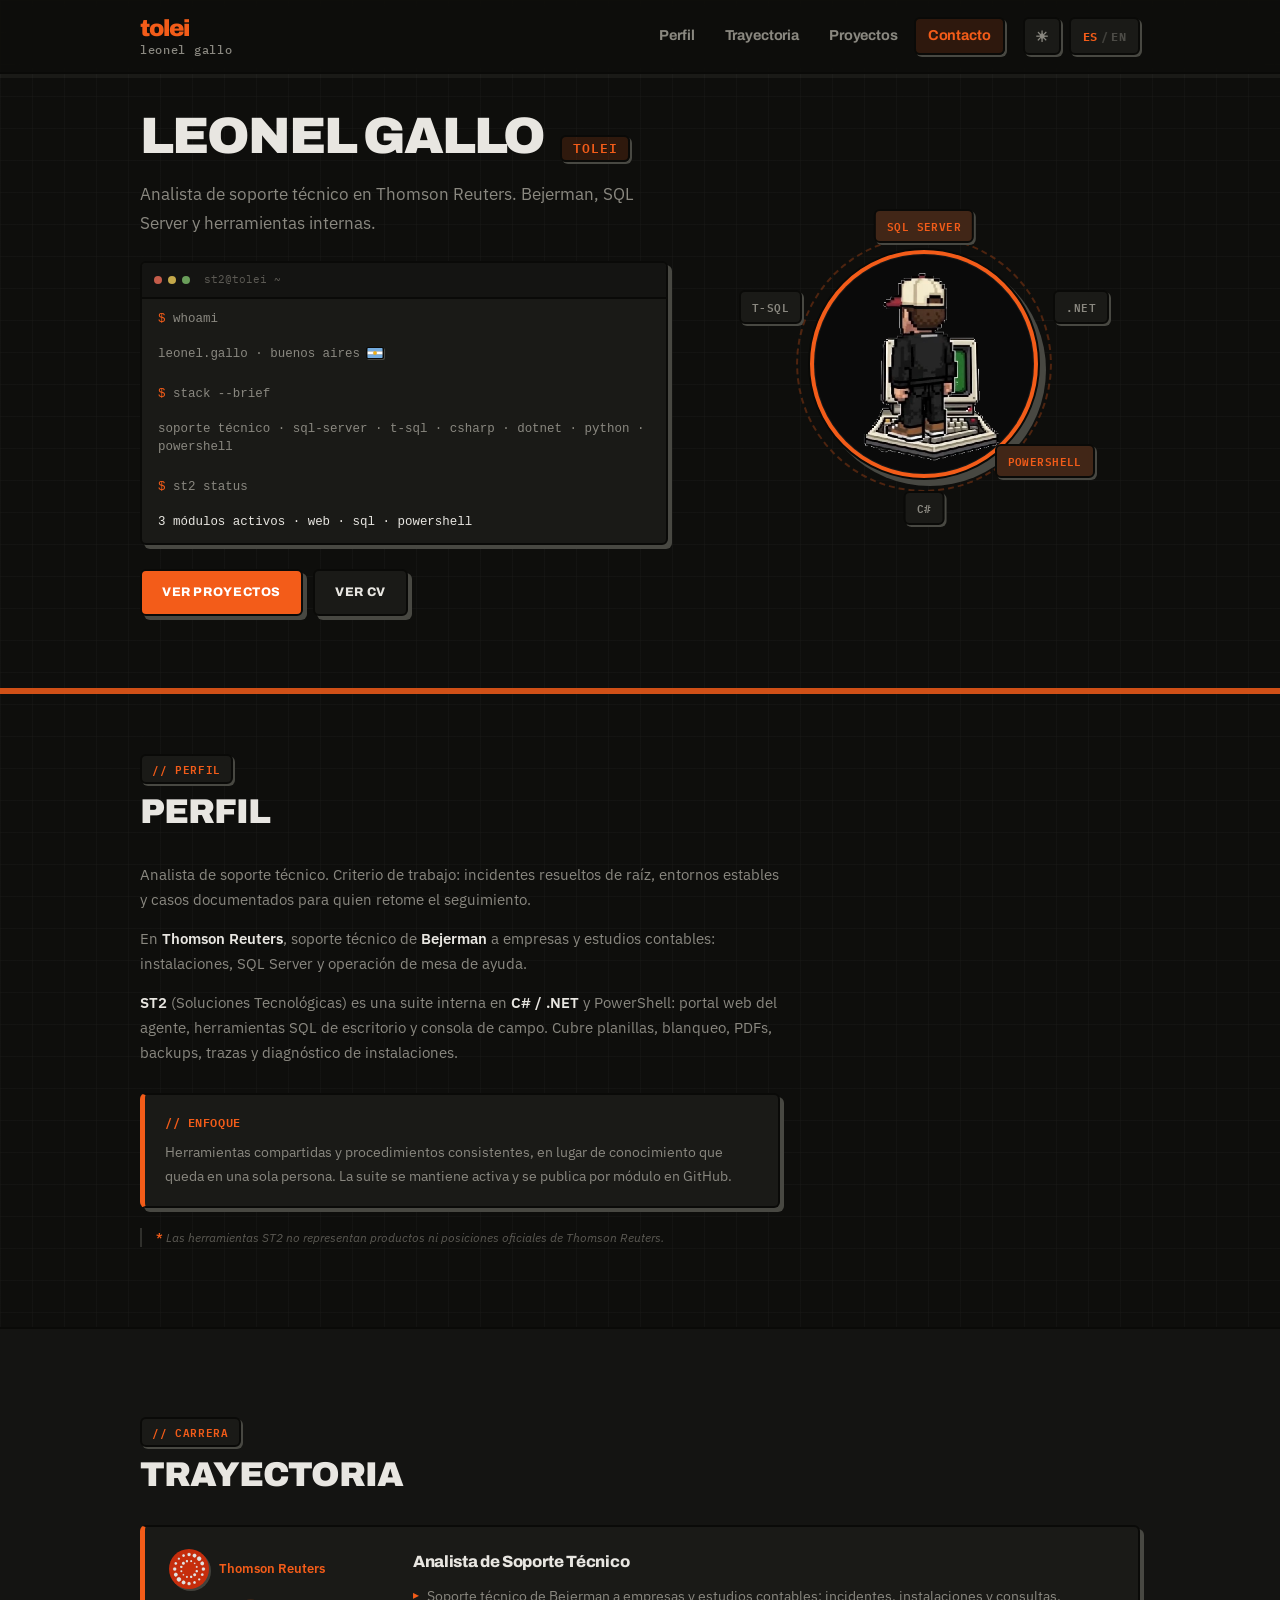
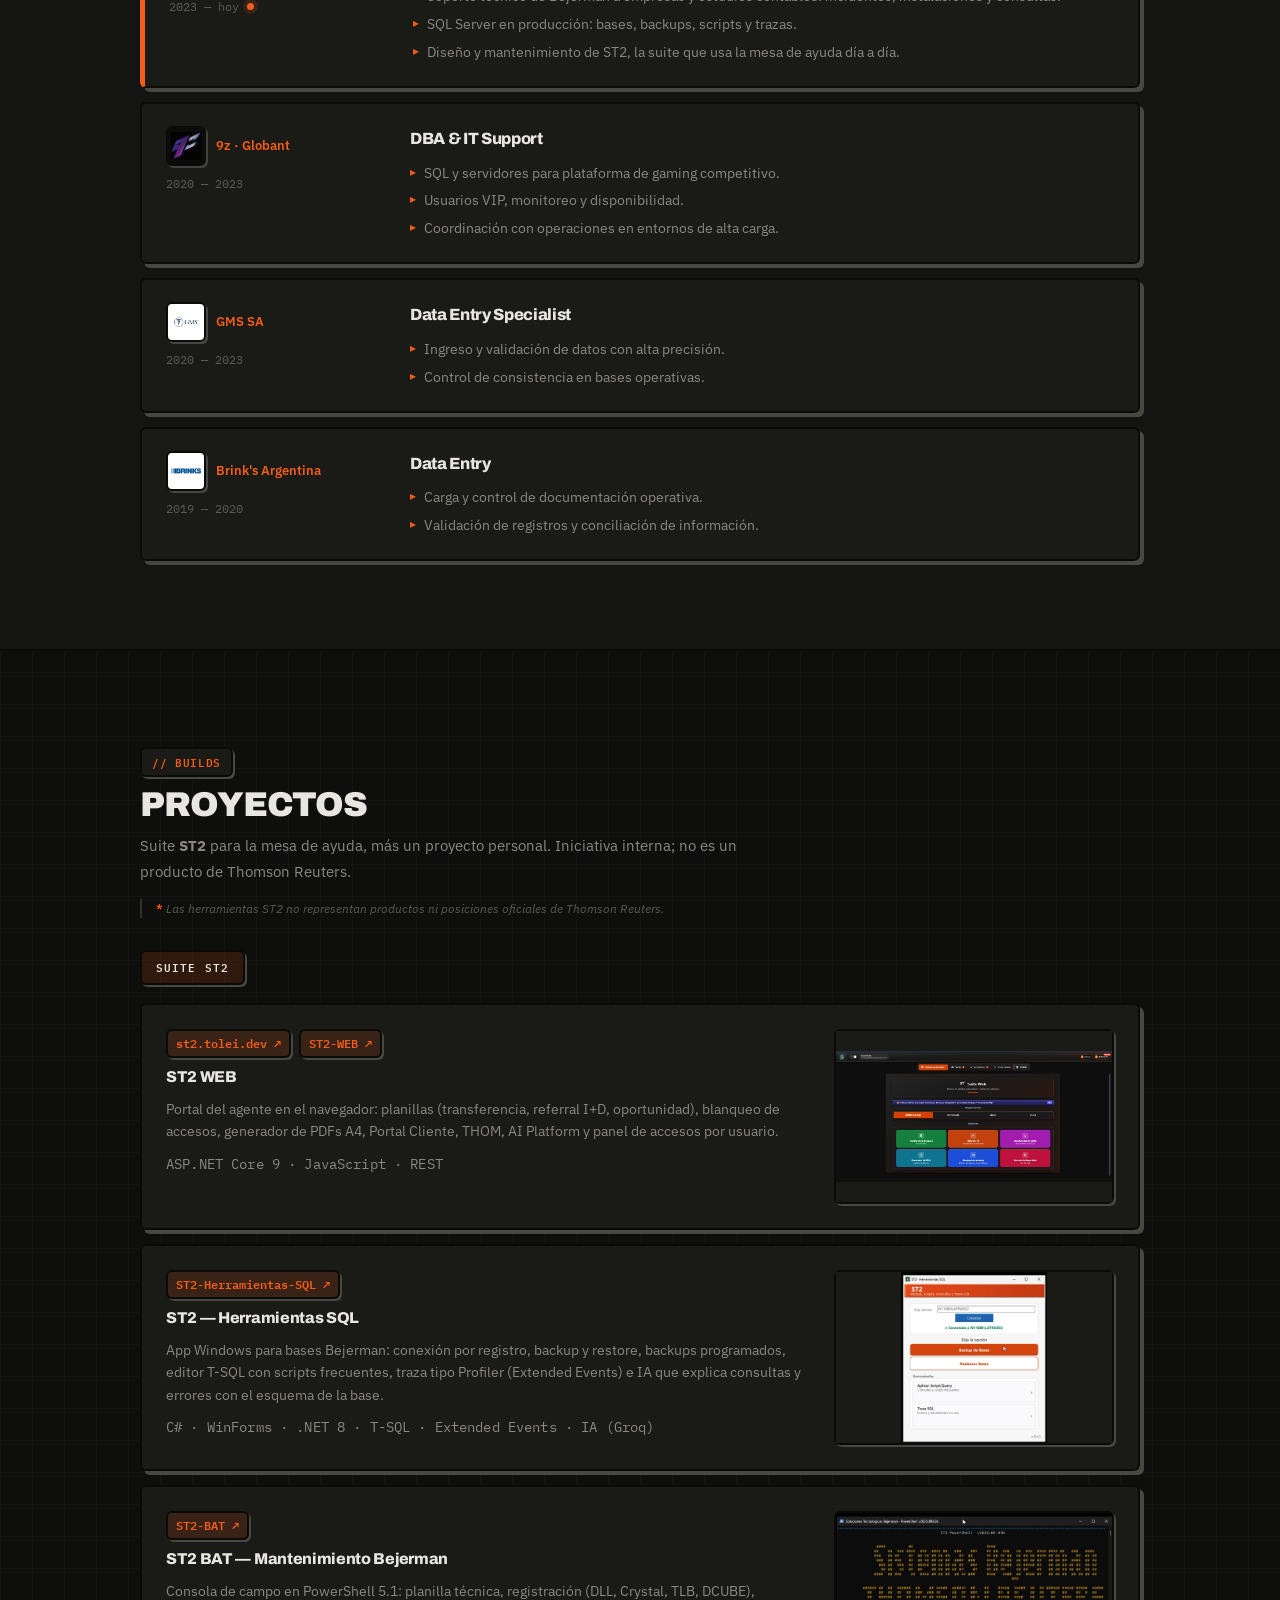
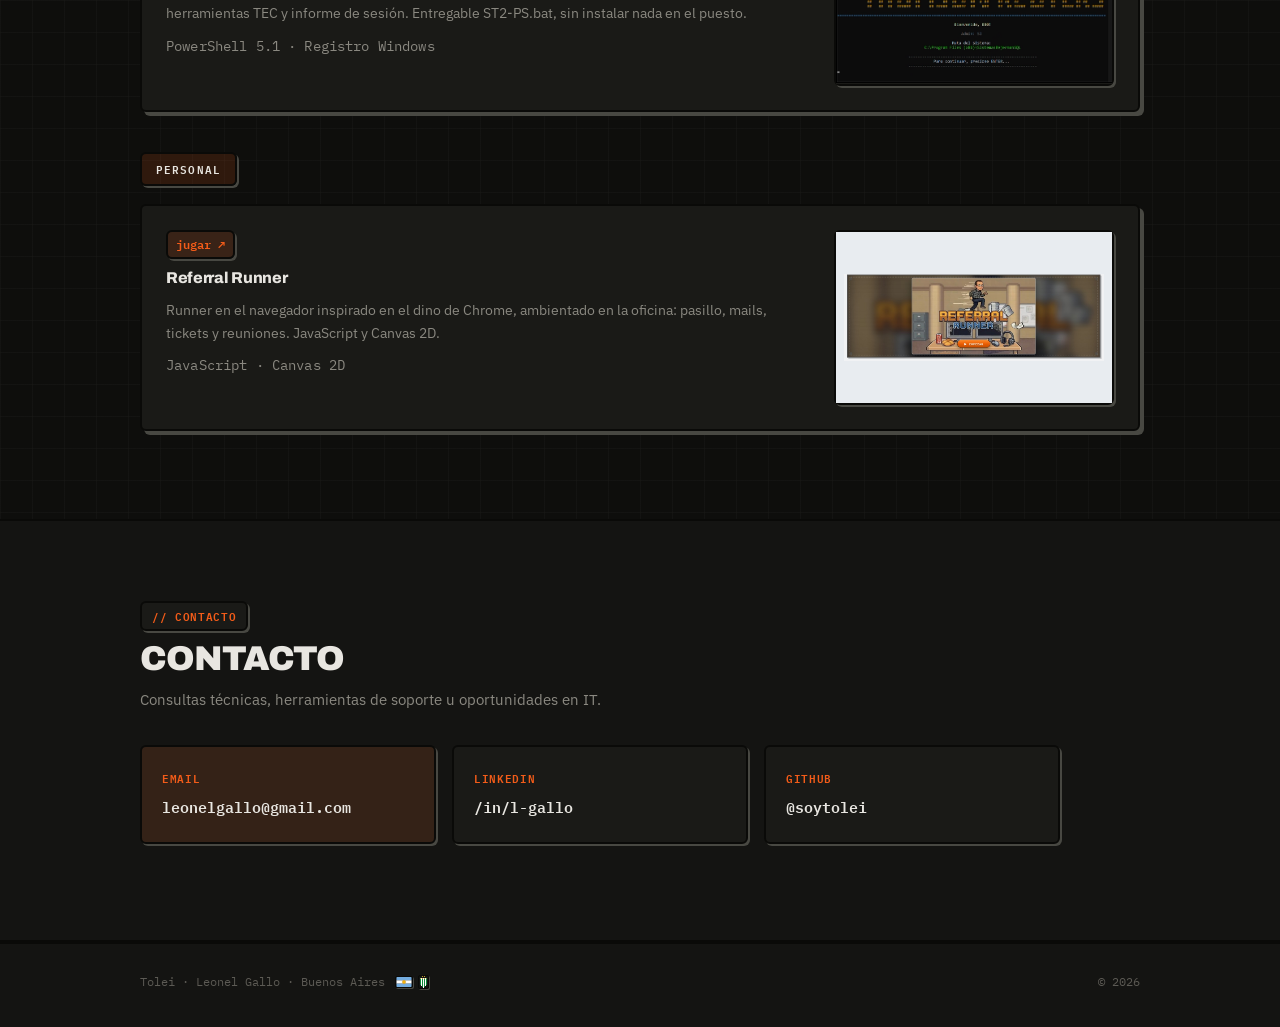
<file: index.html>
<!DOCTYPE html>
<html lang="es" data-theme="dark">
<head>
    <meta charset="UTF-8">
    <meta name="viewport" content="width=device-width, initial-scale=1.0">
    <title>Tolei | Leonel Gallo</title>
    <meta name="description" content="Portfolio de Leonel Gallo (Tolei). Soporte técnico en Thomson Reuters, SQL Server y suite ST2 en .NET y PowerShell. Buenos Aires.">
    <link rel="canonical" href="https://tolei.dev/">
    <link rel="icon" href="favicon.svg" type="image/svg+xml">
    <link rel="icon" href="favicon-32.png" type="image/png" sizes="32x32">
    <link rel="apple-touch-icon" href="apple-touch-icon.png">
    <meta property="og:title" content="Tolei | Leonel Gallo — Soporte IT, SQL & .NET">
    <meta property="og:description" content="Soporte técnico en Thomson Reuters. Bejerman, SQL Server y herramientas internas en .NET y PowerShell.">
    <meta property="og:url" content="https://tolei.dev/">
    <meta property="og:type" content="website">
    <meta property="og:image" content="https://tolei.dev/leonel-photo.png">
    <meta name="twitter:card" content="summary">
    <link rel="preconnect" href="https://fonts.googleapis.com">
    <link rel="preconnect" href="https://fonts.gstatic.com" crossorigin>
    <link href="https://fonts.googleapis.com/css2?family=Archivo:wght@700;800;900&family=Archivo+Black&family=IBM+Plex+Mono:wght@400;500;600&family=IBM+Plex+Sans:wght@400;500;600;700&display=swap" rel="stylesheet">
    <meta name="theme-color" content="#0e0e0c">
    <link rel="stylesheet" href="style.css">
    <script>
        (function () {
            var theme = localStorage.getItem('tolei-portfolio-theme') || 'dark';
            document.documentElement.setAttribute('data-theme', theme);
        })();
    </script>
</head>
<body>
    <a class="skip-link" href="#about" data-i18n="skip_content">Saltar al contenido</a>
    <header class="site-header" id="navbar">
        <div class="wrap header-inner">
            <a href="#" class="brand">
                <span class="brand-mark">tolei</span>
                <span class="brand-sub" data-i18n="logo_sub">leonel gallo</span>
            </a>
            <button class="nav-toggle" aria-label="Menú" aria-expanded="false">
                <span></span><span></span>
            </button>
            <div class="header-end">
                <nav class="site-nav" aria-label="Principal">
                    <a href="#about" class="nav-link" data-i18n="nav_about">Perfil</a>
                    <a href="#experience" class="nav-link" data-i18n="nav_experience">Trayectoria</a>
                    <a href="#projects" class="nav-link" data-i18n="nav_projects">Proyectos</a>
                    <a href="#contact" class="nav-link" data-i18n="nav_contact">Contacto</a>
                </nav>
                <div class="header-utils">
                    <button class="util-btn theme-toggle" type="button" aria-label="Activar modo claro" data-theme="dark">
                        <span class="theme-icon theme-icon-sun" aria-hidden="true">☀</span>
                        <span class="theme-icon theme-icon-moon" aria-hidden="true">☽</span>
                    </button>
                    <button class="util-btn lang-toggle" type="button" data-lang="es" aria-label="Cambiar idioma">
                        <span class="lang-label">ES</span><span class="lang-sep">/</span><span class="lang-alt">EN</span>
                    </button>
                </div>
            </div>
        </div>
    </header>

    <main>
        <section class="hero">
            <div class="wrap hero-layout">
                <div class="hero-main">
                    <h1 class="hero-title">
                        <span class="hero-name" data-i18n="hero_name">Leonel Gallo</span>
                        <span class="hero-alias" data-i18n="hero_alias">Tolei</span>
                    </h1>
                    <p class="hero-lead" data-i18n="hero_subtitle">Analista de soporte técnico en Thomson Reuters. Bejerman, SQL Server y herramientas internas.</p>
                    <div class="terminal" aria-label="Resumen técnico">
                        <div class="terminal-bar">
                            <span class="terminal-dot"></span>
                            <span class="terminal-dot"></span>
                            <span class="terminal-dot"></span>
                            <span class="terminal-title">st2@tolei ~</span>
                        </div>
                        <pre class="terminal-body"><code><span class="t-group"><span class="t-line"><span class="t-prompt">$</span> <span data-i18n="term_cmd1">whoami</span></span>
<span class="t-line t-out"><span data-i18n="term_out1">leonel.gallo · buenos aires</span><span class="t-emblems" aria-hidden="true"><img src="assets/flag-ar.svg" alt="" class="site-emblem site-emblem--ar" width="18" height="12"></span></span></span>
<span class="t-group"><span class="t-line"><span class="t-prompt">$</span> <span data-i18n="term_cmd2">stack --brief</span></span>
<span class="t-line t-out" data-i18n="term_out2">soporte técnico · sql-server · t-sql · csharp · dotnet · python · powershell</span></span>
<span class="t-group"><span class="t-line"><span class="t-prompt">$</span> <span data-i18n="term_cmd3">st2 status</span></span>
<span class="t-line t-out t-accent" data-i18n="term_out3">3 módulos activos · web · sql · powershell</span></span></code></pre>
                    </div>
                    <div class="hero-actions">
                        <a href="#projects" class="btn btn-primary" data-i18n="hero_cta_projects">Ver proyectos</a>
                        <a href="cv.html" class="btn btn-ghost" data-cv-page data-i18n="hero_cta_cv">Ver CV</a>
                    </div>
                </div>
                <div class="hero-visual" aria-hidden="false">
                    <div class="avatar-ring">
                        <span class="avatar-clip">
                            <canvas class="avatar-pixels" aria-hidden="true"></canvas>
                            <img class="avatar-img" src="assets/leonel-avatar.webp" alt="Leonel Gallo — Tolei" width="232" height="232" loading="eager">
                        </span>
                    </div>
                    <div class="hero-chips" aria-hidden="true">
                        <span class="chip chip--accent" data-i18n="chip_sql">SQL Server</span>
                        <span class="chip" data-i18n="chip_dotnet">.NET</span>
                        <span class="chip chip--accent" data-i18n="chip_ps">PowerShell</span>
                        <span class="chip" data-i18n="chip_csharp">C#</span>
                        <span class="chip" data-i18n="chip_tsql">T-SQL</span>
                    </div>
                </div>
            </div>
        </section>

        <section id="about" class="block">
            <div class="wrap">
                <header class="block-head">
                    <p class="block-eyebrow" data-i18n="about_eyebrow">// perfil</p>
                    <h2 class="block-title" data-i18n="about_title">Perfil</h2>
                </header>
                <div class="prose">
                    <p data-i18n="about_p1">Analista de soporte técnico. Criterio de trabajo: incidentes resueltos de raíz, entornos estables y casos documentados para quien retome el seguimiento.</p>
                    <p data-i18n="about_p2">En <strong>Thomson Reuters</strong>, soporte técnico de <strong>Bejerman</strong> a empresas y estudios contables: instalaciones, SQL Server y operación de mesa de ayuda.</p>
                    <p data-i18n="about_p3"><strong>ST2</strong> (Soluciones Tecnológicas) es una suite interna en <strong>C# / .NET</strong> y PowerShell: portal web del agente, herramientas SQL de escritorio y consola de campo. Cubre planillas, blanqueo, PDFs, backups, trazas y diagnóstico de instalaciones.</p>
                </div>
                <aside class="note-card">
                    <p class="note-label" data-i18n="note_label">// enfoque</p>
                    <p data-i18n="note_body">Herramientas compartidas y procedimientos consistentes, en lugar de conocimiento que queda en una sola persona. La suite se mantiene activa y se publica por módulo en GitHub.</p>
                </aside>
                <p class="disclaimer" data-i18n="st2_disclaimer">Las herramientas ST2 no representan productos ni posiciones oficiales de Thomson Reuters.</p>
            </div>
        </section>

        <section id="experience" class="block block--alt">
            <div class="wrap">
                <header class="block-head">
                    <p class="block-eyebrow" data-i18n="exp_eyebrow">// carrera</p>
                    <h2 class="block-title" data-i18n="exp_title">Trayectoria</h2>
                </header>
                <ol class="exp-list">
                    <li class="exp-row exp-row--now">
                        <div class="exp-meta">
                            <div class="exp-brand">
                                <a href="https://www.linkedin.com/company/thomson-reuters-argentina/" class="exp-logo-link" target="_blank" rel="noopener noreferrer" aria-label="Thomson Reuters en LinkedIn">
                                    <img src="assets/logos/thomson-reuters.png" alt="" class="exp-logo exp-logo--tr" width="40" height="40" loading="lazy">
                                </a>
                                <span class="exp-org">Thomson Reuters</span>
                            </div>
                            <time>2023 — <span data-i18n="exp_present">hoy</span></time>
                        </div>
                        <div class="exp-body">
                            <h3 data-i18n="exp_tr_title">Analista de Soporte Técnico</h3>
                            <ul>
                                <li data-i18n="exp_tr_b1">Soporte técnico de Bejerman a empresas y estudios contables: incidentes, instalaciones y consultas.</li>
                                <li data-i18n="exp_tr_b2">SQL Server en producción: bases, backups, scripts y trazas.</li>
                                <li data-i18n="exp_tr_b3">Diseño y mantenimiento de ST2, la suite que usa la mesa de ayuda día a día.</li>
                            </ul>
                        </div>
                    </li>
                    <li class="exp-row">
                        <div class="exp-meta">
                            <div class="exp-brand">
                                <a href="https://www.linkedin.com/company/9z-team" class="exp-logo-link" target="_blank" rel="noopener noreferrer" aria-label="9z Team en LinkedIn">
                                    <img src="assets/logos/9z.png" alt="" class="exp-logo exp-logo--9z" width="40" height="40" loading="lazy">
                                </a>
                                <span class="exp-org">9z · Globant</span>
                            </div>
                            <time>2020 — 2023</time>
                        </div>
                        <div class="exp-body">
                            <h3 data-i18n="exp_9z_title">DBA & IT Support</h3>
                            <ul>
                                <li data-i18n="exp_9z_b1">SQL y servidores para plataforma de gaming competitivo.</li>
                                <li data-i18n="exp_9z_b2">Usuarios VIP, monitoreo y disponibilidad.</li>
                                <li data-i18n="exp_9z_b3">Coordinación con operaciones en entornos de alta carga.</li>
                            </ul>
                        </div>
                    </li>
                    <li class="exp-row">
                        <div class="exp-meta">
                            <div class="exp-brand">
                                <a href="https://www.linkedin.com/company/gms-sa/" class="exp-logo-link" target="_blank" rel="noopener noreferrer" aria-label="GMS SA en LinkedIn">
                                    <img src="assets/logos/gms.png" alt="" class="exp-logo exp-logo--gms" width="40" height="40" loading="lazy">
                                </a>
                                <span class="exp-org">GMS SA</span>
                            </div>
                            <time>2020 — 2023</time>
                        </div>
                        <div class="exp-body">
                            <h3 data-i18n="exp_gms_title">Data Entry Specialist</h3>
                            <ul>
                                <li data-i18n="exp_gms_b1">Ingreso y validación de datos con alta precisión.</li>
                                <li data-i18n="exp_gms_b2">Control de consistencia en bases operativas.</li>
                            </ul>
                        </div>
                    </li>
                    <li class="exp-row">
                        <div class="exp-meta">
                            <div class="exp-brand">
                                <a href="https://www.linkedin.com/company/brinksargentina/" class="exp-logo-link" target="_blank" rel="noopener noreferrer" aria-label="Brink's Argentina en LinkedIn">
                                    <img src="assets/logos/brinks.png" alt="" class="exp-logo exp-logo--brinks" width="40" height="40" loading="lazy">
                                </a>
                                <span class="exp-org">Brink's Argentina</span>
                            </div>
                            <time>2019 — 2020</time>
                        </div>
                        <div class="exp-body">
                            <h3 data-i18n="exp_brinks_title">Data Entry</h3>
                            <ul>
                                <li data-i18n="exp_brinks_b1">Carga y control de documentación operativa.</li>
                                <li data-i18n="exp_brinks_b2">Validación de registros y conciliación de información.</li>
                            </ul>
                        </div>
                    </li>
                </ol>
            </div>
        </section>

        <section id="projects" class="block">
            <div class="wrap">
                <header class="block-head">
                    <p class="block-eyebrow" data-i18n="projects_eyebrow">// builds</p>
                    <h2 class="block-title" data-i18n="projects_title">Proyectos</h2>
                    <p class="block-lead" data-i18n="projects_lead">Suite <strong>ST2</strong> para la mesa de ayuda, más un proyecto personal. Iniciativa interna; no es un producto de Thomson Reuters.</p>
                    <p class="disclaimer" data-i18n="projects_disclaimer">Las herramientas ST2 no representan productos ni posiciones oficiales de Thomson Reuters.</p>
                </header>

                <h3 class="group-label" data-i18n="group_st2">Suite ST2</h3>
                <div class="work-list">
                    <article class="work-item work-item--featured">
                        <div class="work-body">
                            <div class="work-top">
                                <div class="work-meta">
                                    <a href="https://st2.tolei.dev" class="work-link" target="_blank" rel="noopener noreferrer" data-i18n="link_live">st2.tolei.dev ↗</a>
                                    <a href="https://github.com/SoyTolei/ST2-WEB" class="work-link" target="_blank" rel="noopener noreferrer" data-i18n="link_web_repo">ST2-WEB ↗</a>
                                </div>
                                <h4 data-i18n="proj_st2web_title">ST2 WEB</h4>
                            </div>
                            <p data-i18n="proj_st2web_p1">Portal del agente en el navegador: planillas (transferencia, referral I+D, oportunidad), blanqueo de accesos, generador de PDFs A4, Portal Cliente, THOM, AI Platform y panel de accesos por usuario.</p>
                            <p class="work-stack">ASP.NET Core 9 · JavaScript · REST</p>
                        </div>
                        <a class="work-thumb work-thumb--hover" href="https://st2.tolei.dev" target="_blank" rel="noopener noreferrer" aria-label="ST2 WEB">
                            <img class="work-thumb__cover" src="assets/projects/media/st2-web.png" alt="ST2 WEB" loading="lazy">
                            <span class="work-thumb__preview" aria-hidden="true">
                                <img data-src="assets/projects/media/st2webvideo.gif" alt="">
                            </span>
                        </a>
                    </article>

                    <article class="work-item work-item--featured">
                        <div class="work-body">
                            <div class="work-top">
                                <div class="work-meta">
                                    <a href="https://github.com/SoyTolei/ST2-Herramientas-SQL" class="work-link" target="_blank" rel="noopener noreferrer" data-i18n="link_sql_repo">ST2-Herramientas-SQL ↗</a>
                                </div>
                                <h4 data-i18n="proj_sbbackup_title">ST2 — Herramientas SQL</h4>
                            </div>
                            <p data-i18n="proj_sbbackup_p1">App Windows para bases Bejerman: conexión por registro, backup y restore, backups programados, editor T-SQL con scripts frecuentes, traza tipo Profiler (Extended Events) e IA que explica consultas y errores con el esquema de la base.</p>
                            <p class="work-stack">C# · WinForms · .NET 8 · T-SQL · Extended Events · IA (Groq)</p>
                        </div>
                        <a class="work-thumb work-thumb--hover" href="https://github.com/SoyTolei/ST2-Herramientas-SQL" target="_blank" rel="noopener noreferrer" aria-label="ST2 Herramientas SQL">
                            <img class="work-thumb__cover" src="assets/projects/media/sbbackup.png" alt="ST2 Herramientas SQL" loading="lazy">
                            <span class="work-thumb__preview" aria-hidden="true">
                                <img data-src="assets/projects/media/st2herramientassqlvideo.gif" alt="">
                            </span>
                        </a>
                    </article>

                    <article class="work-item work-item--featured">
                        <div class="work-body">
                            <div class="work-top">
                                <div class="work-meta">
                                    <a href="https://github.com/SoyTolei/ST2-BAT" class="work-link" target="_blank" rel="noopener noreferrer" data-i18n="link_bat_repo">ST2-BAT ↗</a>
                                </div>
                                <h4 data-i18n="proj_st2bat_title">ST2 BAT — Mantenimiento Bejerman</h4>
                            </div>
                            <p data-i18n="proj_st2bat_p1">Consola de campo en PowerShell 5.1: planilla técnica, registración (DLL, Crystal, TLB, DCUBE), herramientas TEC y informe de sesión. Entregable ST2-PS.bat, sin instalar nada en el puesto.</p>
                            <p class="work-stack">PowerShell 5.1 · Registro Windows</p>
                        </div>
                        <a class="work-thumb work-thumb--hover" href="https://github.com/SoyTolei/ST2-BAT" target="_blank" rel="noopener noreferrer" aria-label="ST2 BAT">
                            <img class="work-thumb__cover" src="assets/projects/media/st2-bat.png" alt="ST2 BAT" loading="lazy">
                            <span class="work-thumb__preview" aria-hidden="true">
                                <img data-src="assets/projects/media/st2batvideo.gif" alt="">
                            </span>
                        </a>
                    </article>

                </div>

                <h3 class="group-label" data-i18n="group_personal">Personal</h3>
                <div class="work-list">
                    <article class="work-item work-item--featured">
                        <div class="work-body">
                            <div class="work-top">
                                <div class="work-meta">
                                    <a href="https://referralrunner.tolei.dev" class="work-link" target="_blank" rel="noopener noreferrer" data-i18n="link_play">jugar ↗</a>
                                </div>
                                <h4 data-i18n="proj_game_title">Referral Runner</h4>
                            </div>
                            <p data-i18n="proj_game_p1">Runner en el navegador inspirado en el dino de Chrome, ambientado en la oficina: pasillo, mails, tickets y reuniones. JavaScript y Canvas 2D.</p>
                            <p class="work-stack">JavaScript · Canvas 2D</p>
                        </div>
                        <a class="work-thumb work-thumb--hover work-thumb--game" href="https://referralrunner.tolei.dev" target="_blank" rel="noopener noreferrer" aria-label="Referral Runner">
                            <img class="work-thumb__cover" src="assets/projects/media/referral-runner.png" alt="Referral Runner" loading="lazy">
                            <span class="work-thumb__preview" aria-hidden="true">
                                <img data-src="assets/projects/media/referral-runner-hover.gif" alt="">
                            </span>
                        </a>
                    </article>
                </div>
            </div>
        </section>

        <section id="contact" class="block block--alt">
            <div class="wrap">
                <header class="block-head">
                    <p class="block-eyebrow" data-i18n="contact_eyebrow">// contacto</p>
                    <h2 class="block-title" data-i18n="contact_title">Contacto</h2>
                    <p class="block-lead" data-i18n="contact_subtitle">Consultas técnicas, herramientas de soporte u oportunidades en IT.</p>
                </header>
                <div class="contact-grid">
                    <a class="contact-tile contact-tile--accent" href="mailto:leord.gallo@gmail.com">
                        <span class="contact-kicker" data-i18n="contact_email_label">email</span>
                        <span class="contact-value" data-i18n="contact_email_value">leonelgallo@gmail.com</span>
                    </a>
                    <a class="contact-tile" href="https://www.linkedin.com/in/l-gallo/" target="_blank" rel="noopener noreferrer">
                        <span class="contact-kicker">linkedin</span>
                        <span class="contact-value">/in/l-gallo</span>
                    </a>
                    <a class="contact-tile" href="https://github.com/soytolei" target="_blank" rel="noopener noreferrer">
                        <span class="contact-kicker">github</span>
                        <span class="contact-value">@soytolei</span>
                    </a>
                </div>
            </div>
        </section>
    </main>

    <footer class="site-footer">
        <div class="wrap footer-inner">
            <p class="footer-meta">
                <span data-i18n="footer_text">Tolei · Leonel Gallo · Buenos Aires</span>
                <span class="footer-emblems" aria-label="Argentina · Banfield">
                    <img src="assets/flag-ar.svg" alt="" class="site-emblem site-emblem--ar" width="18" height="12">
                    <img src="assets/banfield-shield.png" alt="" class="site-emblem site-emblem--club" width="11" height="14" title="Banfield" loading="lazy">
                </span>
            </p>
            <p class="footer-year">© 2026</p>
        </div>
    </footer>

    <script src="main.js"></script>
</body>
</html>
</file>
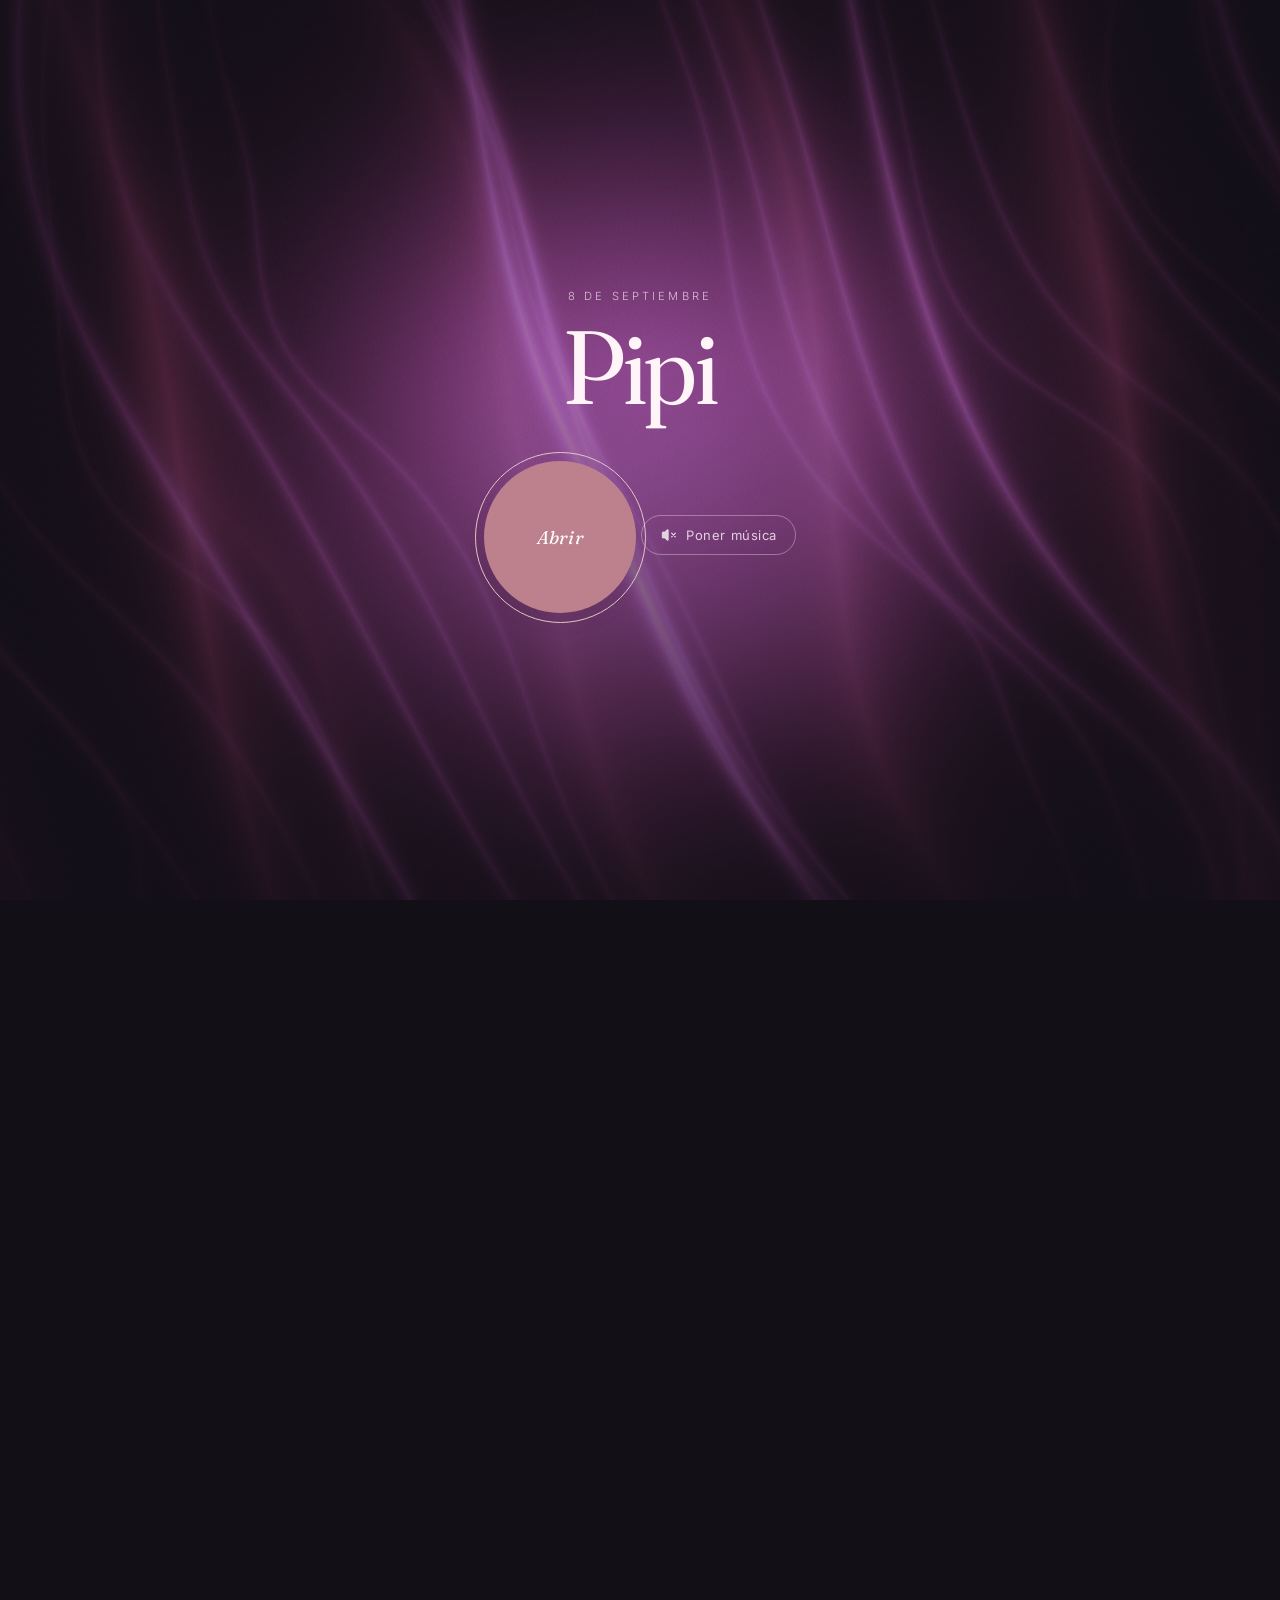
<file: carta/index.html>
<!DOCTYPE html>
<html lang="es">
<head>
    <meta charset="UTF-8">
    <meta name="viewport" content="width=device-width, initial-scale=1.0, viewport-fit=cover">

    <!-- Título neutro a propósito: si le mandás el link, la pestaña no spoilea la sorpresa -->
    <title>Un momento</title>

    <!-- No queremos que Google indexe esto colgado del dominio -->
    <meta name="robots" content="noindex, nofollow">

    <meta name="description" content="Abrime cuando tengas un minuto.">
    <meta property="og:title" content="Tengo algo para vos">
    <meta property="og:description" content="Abrime cuando tengas un minuto.">
    <meta property="og:type" content="website">

    <meta name="theme-color" content="#FBF7F2">
    <link rel="icon" href="../favicon.svg" type="image/svg+xml">

    <link rel="preconnect" href="https://fonts.googleapis.com">
    <link rel="preconnect" href="https://fonts.gstatic.com" crossorigin>
    <link href="https://fonts.googleapis.com/css2?family=Caveat:wght@500&family=Fraunces:ital,opsz,wght@0,9..144,300..700;1,9..144,300..600&family=Inter:wght@300;400;500&display=swap" rel="stylesheet">

    <link rel="stylesheet" href="carta.css">
</head>

<body class="is-locked">

    <!-- Fondo animado. Se activa desde CONFIG.background en carta.js;
         si está apagado o el celu no soporta WebGL2, no se usa y queda
         el fondo crema de siempre. -->
    <canvas class="bg" id="bg" aria-hidden="true"></canvas>

    <!-- ══ 1. PANTALLA DE APERTURA ══════════════════════════════════════ -->
    <div class="intro" id="intro">
        <div class="intro__inner">
            <p class="intro__kicker" data-slot="introKicker"></p>
            <h1 class="intro__name" data-slot="name"></h1>
            <p class="intro__line" data-slot="introLine"></p>
            <button class="open-btn" id="openBtn" type="button">
                <span class="open-btn__label" data-slot="openLabel"></span>
                <span class="open-btn__ring" aria-hidden="true"></span>
            </button>

            <!-- Botón de la música de la portada. Los navegadores no dejan
                 sonar nada sin un toque, así que este es el toque. -->
            <button class="sound-btn" id="soundBtn" type="button" aria-pressed="false">
                <svg class="sound-btn__icon sound-btn__icon--off" viewBox="0 0 24 24" aria-hidden="true">
                    <path d="M11 5.5v13a.8.8 0 0 1-1.32.6L6.2 16H4a1 1 0 0 1-1-1v-6a1 1 0 0 1 1-1h2.2l3.48-3.1A.8.8 0 0 1 11 5.5z" />
                    <path d="M15.5 9.5l5 5m0-5l-5 5" stroke-width="1.7" stroke-linecap="round" fill="none" />
                </svg>
                <svg class="sound-btn__icon sound-btn__icon--on" viewBox="0 0 24 24" aria-hidden="true">
                    <path d="M11 5.5v13a.8.8 0 0 1-1.32.6L6.2 16H4a1 1 0 0 1-1-1v-6a1 1 0 0 1 1-1h2.2l3.48-3.1A.8.8 0 0 1 11 5.5z" />
                    <path d="M15.2 9a4.2 4.2 0 0 1 0 6M17.9 6.6a7.6 7.6 0 0 1 0 10.8"
                          stroke-width="1.7" stroke-linecap="round" fill="none" />
                </svg>
                <span class="sound-btn__label" data-slot="soundLabel"></span>
            </button>

            <p class="intro__hint" data-slot="introHint"></p>
        </div>
    </div>

    <main class="page" id="page" aria-hidden="true">

        <!-- ══ 2. LA CARTA ═══════════════════════════════════════════════ -->
        <section class="section section--letter" id="carta">
            <div class="wrap wrap--narrow">
                <p class="eyebrow reveal" data-slot="letterEyebrow"></p>
                <div class="letter" id="letterBody">
                    <!-- Párrafos generados desde CONFIG.letter en carta.js -->
                </div>
                <p class="letter__sign reveal" data-slot="signature"></p>
            </div>
        </section>

        <!-- ══ 3. LÍNEA DE TIEMPO ════════════════════════════════════════ -->
        <section class="section section--alt" id="timeline">
            <div class="wrap">
                <header class="section__head">
                    <p class="eyebrow reveal" data-slot="timelineEyebrow"></p>
                    <h2 class="section__title reveal" data-slot="timelineTitle"></h2>
                </header>
                <ol class="timeline" id="timelineList">
                    <!-- Hitos generados desde CONFIG.timeline -->
                </ol>
            </div>
        </section>

        <!-- ══ 3b. SOMBRI (órbita en corazón) ════════════════════════════ -->
        <section class="section" id="sombri">
            <div class="wrap">
                <header class="section__head">
                    <p class="eyebrow reveal" data-slot="sombriEyebrow"></p>
                    <h2 class="section__title reveal" data-slot="sombriTitle"></h2>
                    <p class="section__sub reveal" data-slot="sombriSub"></p>
                </header>
                <div class="orbit reveal" id="orbit">
                    <!-- Armado desde CONFIG.sombri en carta.js -->
                </div>
            </div>
        </section>

        <!-- ══ 4. GALERÍA ════════════════════════════════════════════════ -->
        <section class="section" id="galeria">
            <div class="wrap">
                <header class="section__head">
                    <p class="eyebrow reveal" data-slot="galleryEyebrow"></p>
                    <h2 class="section__title reveal" data-slot="galleryTitle"></h2>
                </header>
                <div class="gallery" id="galleryGrid">
                    <!-- Fotos generadas desde CONFIG.gallery -->
                </div>
            </div>
        </section>

        <!-- ══ 5. MENSAJES ESCONDIDOS ════════════════════════════════════ -->
        <section class="section section--alt" id="sorpresas">
            <div class="wrap">
                <header class="section__head">
                    <p class="eyebrow reveal" data-slot="surprisesEyebrow"></p>
                    <h2 class="section__title reveal" data-slot="surprisesTitle"></h2>
                    <p class="section__sub reveal" data-slot="surprisesSub"></p>
                </header>
                <div class="cards" id="cardsGrid">
                    <!-- Tarjetas generadas desde CONFIG.surprises -->
                </div>
            </div>
        </section>

        <!-- ══ 7. CIERRE ═════════════════════════════════════════════════ -->
        <section class="section section--closing" id="cierre">
            <canvas class="confetti" id="confetti" aria-hidden="true"></canvas>
            <div class="wrap wrap--narrow closing__inner">
                <p class="eyebrow reveal" data-slot="closingEyebrow"></p>
                <h2 class="closing__title reveal">
                    <span data-slot="closingGreeting"></span>
                    <em data-slot="closingName"></em>
                </h2>
                <p class="closing__line reveal" data-slot="closingLine"></p>
                <p class="closing__sign reveal" data-slot="closingSign"></p>
            </div>
        </section>
    </main>

    <!-- ══ 6. MÚSICA (control discreto) ══════════════════════════════════ -->
    <div class="player" id="player" hidden>
        <button class="player__btn" id="musicBtn" type="button" aria-label="Pausar música">
            <svg class="player__icon player__icon--pause" viewBox="0 0 24 24" aria-hidden="true">
                <rect x="7" y="5" width="3.4" height="14" rx="1.2" />
                <rect x="13.6" y="5" width="3.4" height="14" rx="1.2" />
            </svg>
            <svg class="player__icon player__icon--play" viewBox="0 0 24 24" aria-hidden="true">
                <path d="M8 5.2v13.6a1 1 0 0 0 1.53.85l10.2-6.8a1 1 0 0 0 0-1.7L9.53 4.35A1 1 0 0 0 8 5.2z" />
            </svg>
        </button>
        <span class="player__track" data-slot="song"></span>
    </div>

    <audio id="audio" loop preload="none"></audio>

    <!-- Lightbox de la galería -->
    <div class="lightbox" id="lightbox" hidden>
        <button class="lightbox__close" id="lightboxClose" type="button" aria-label="Cerrar">&times;</button>
        <img class="lightbox__img" id="lightboxImg" alt="">
    </div>

    <script src="carta.js"></script>
</body>
</html>
</file>
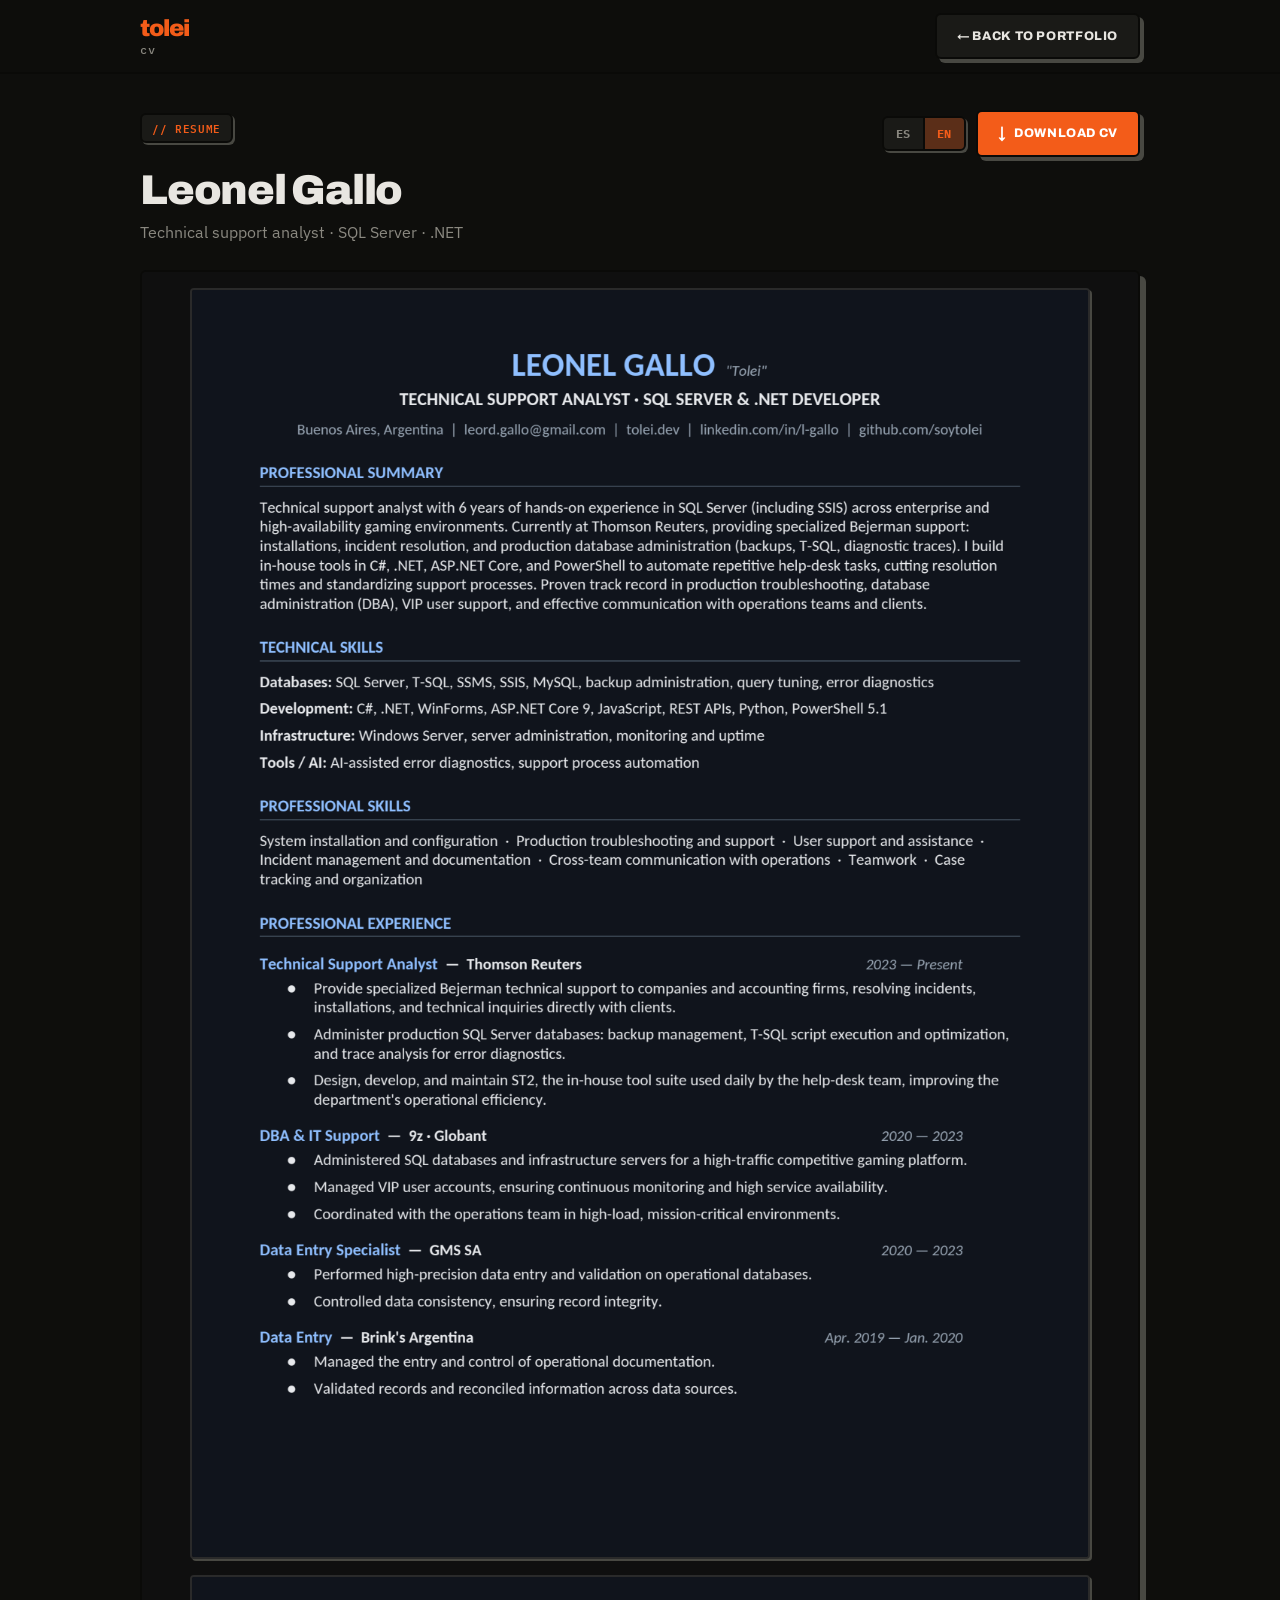
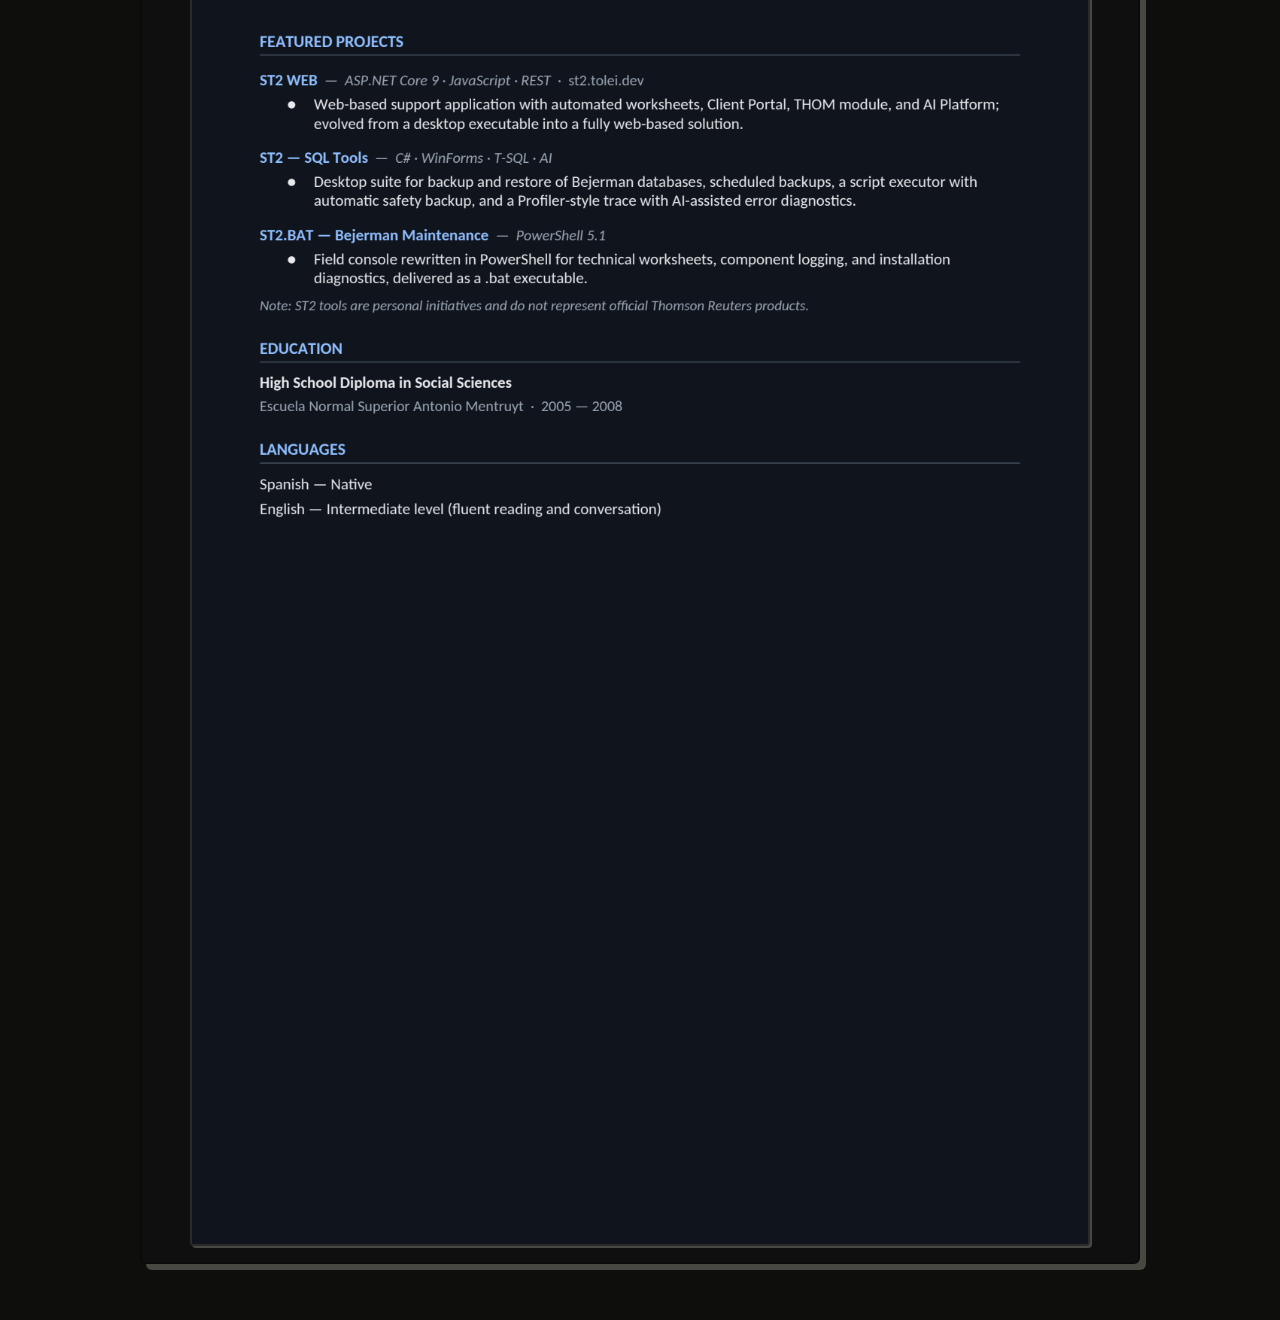
<file: cv-en.html>
<!DOCTYPE html>
<html lang="en">
<head>
    <meta charset="UTF-8">
    <meta http-equiv="refresh" content="0; url=cv.html?lang=en">
    <link rel="canonical" href="https://tolei.dev/cv.html?lang=en">
    <title>Resume — Leonel Gallo | Tolei</title>
    <script>location.replace('cv.html?lang=en');</script>
</head>
<body>
    <p><a href="cv.html?lang=en">Open English resume</a></p>
</body>
</html>
</file>
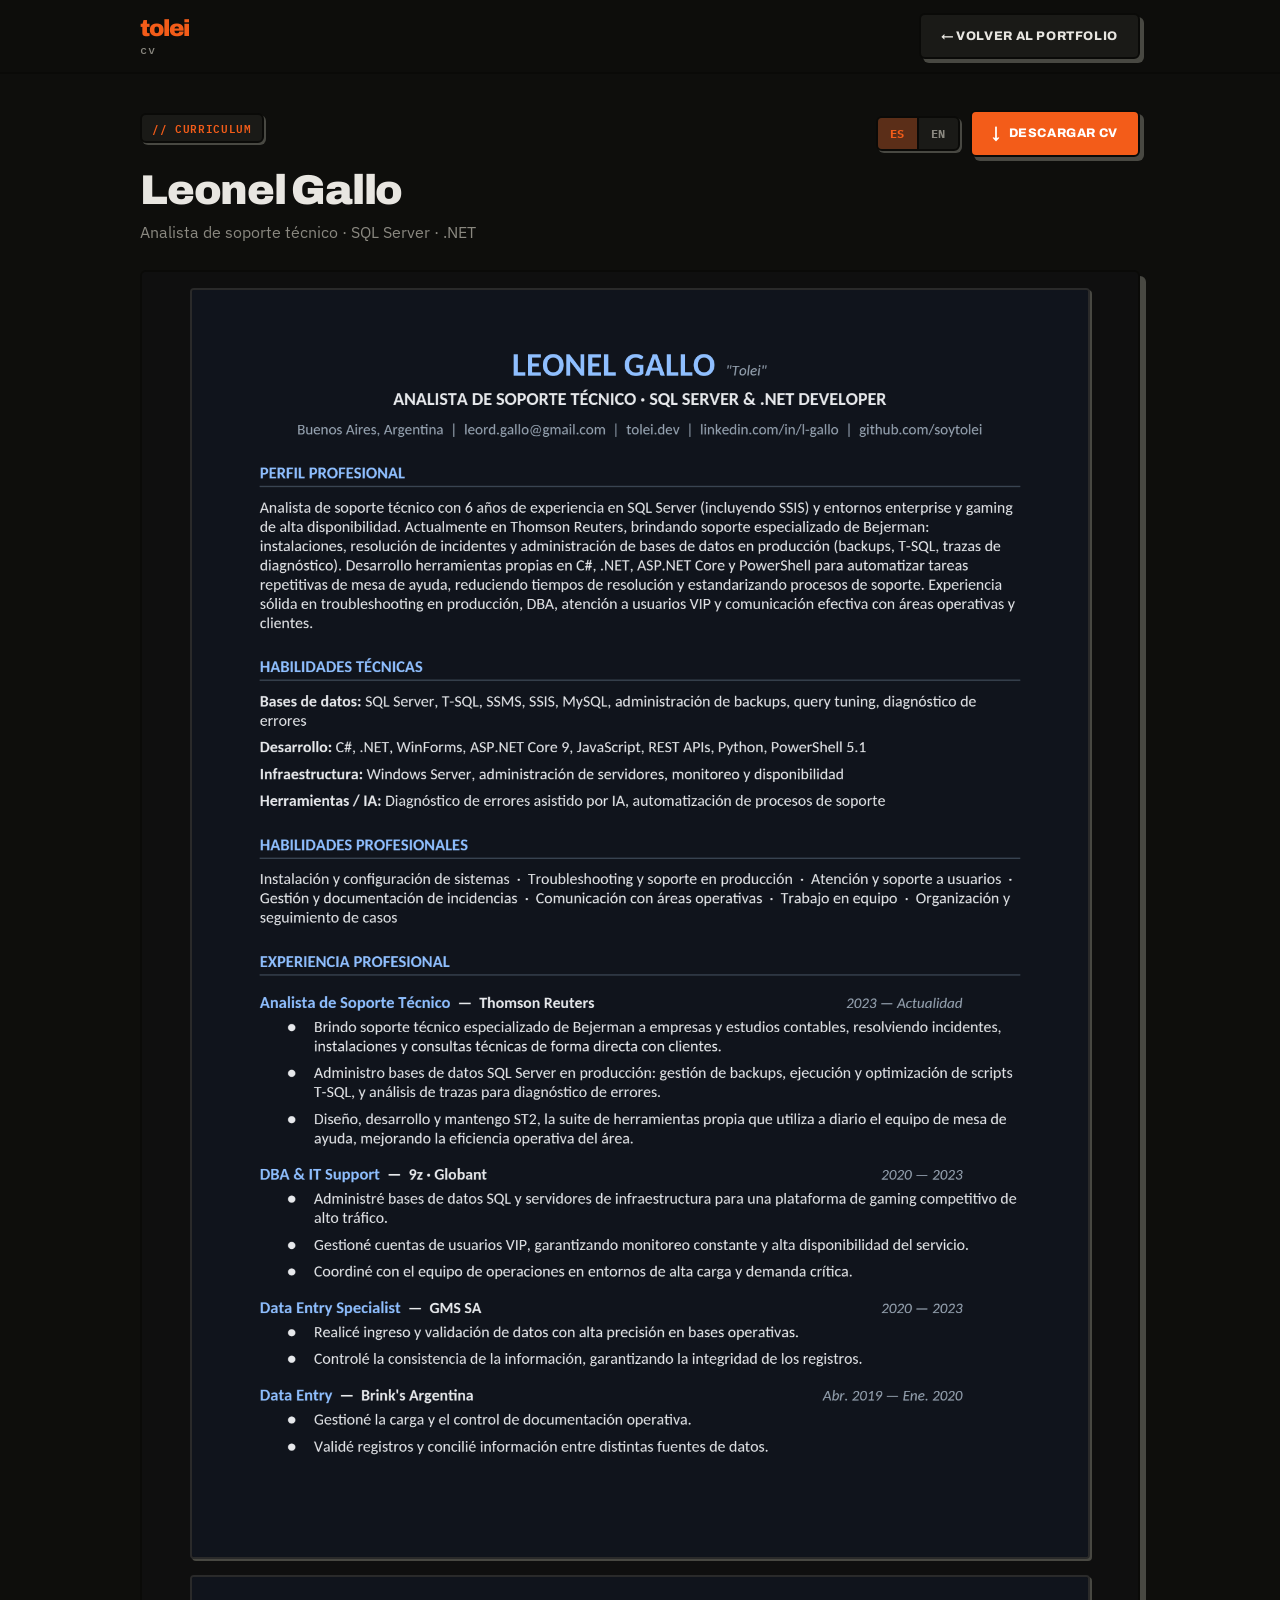
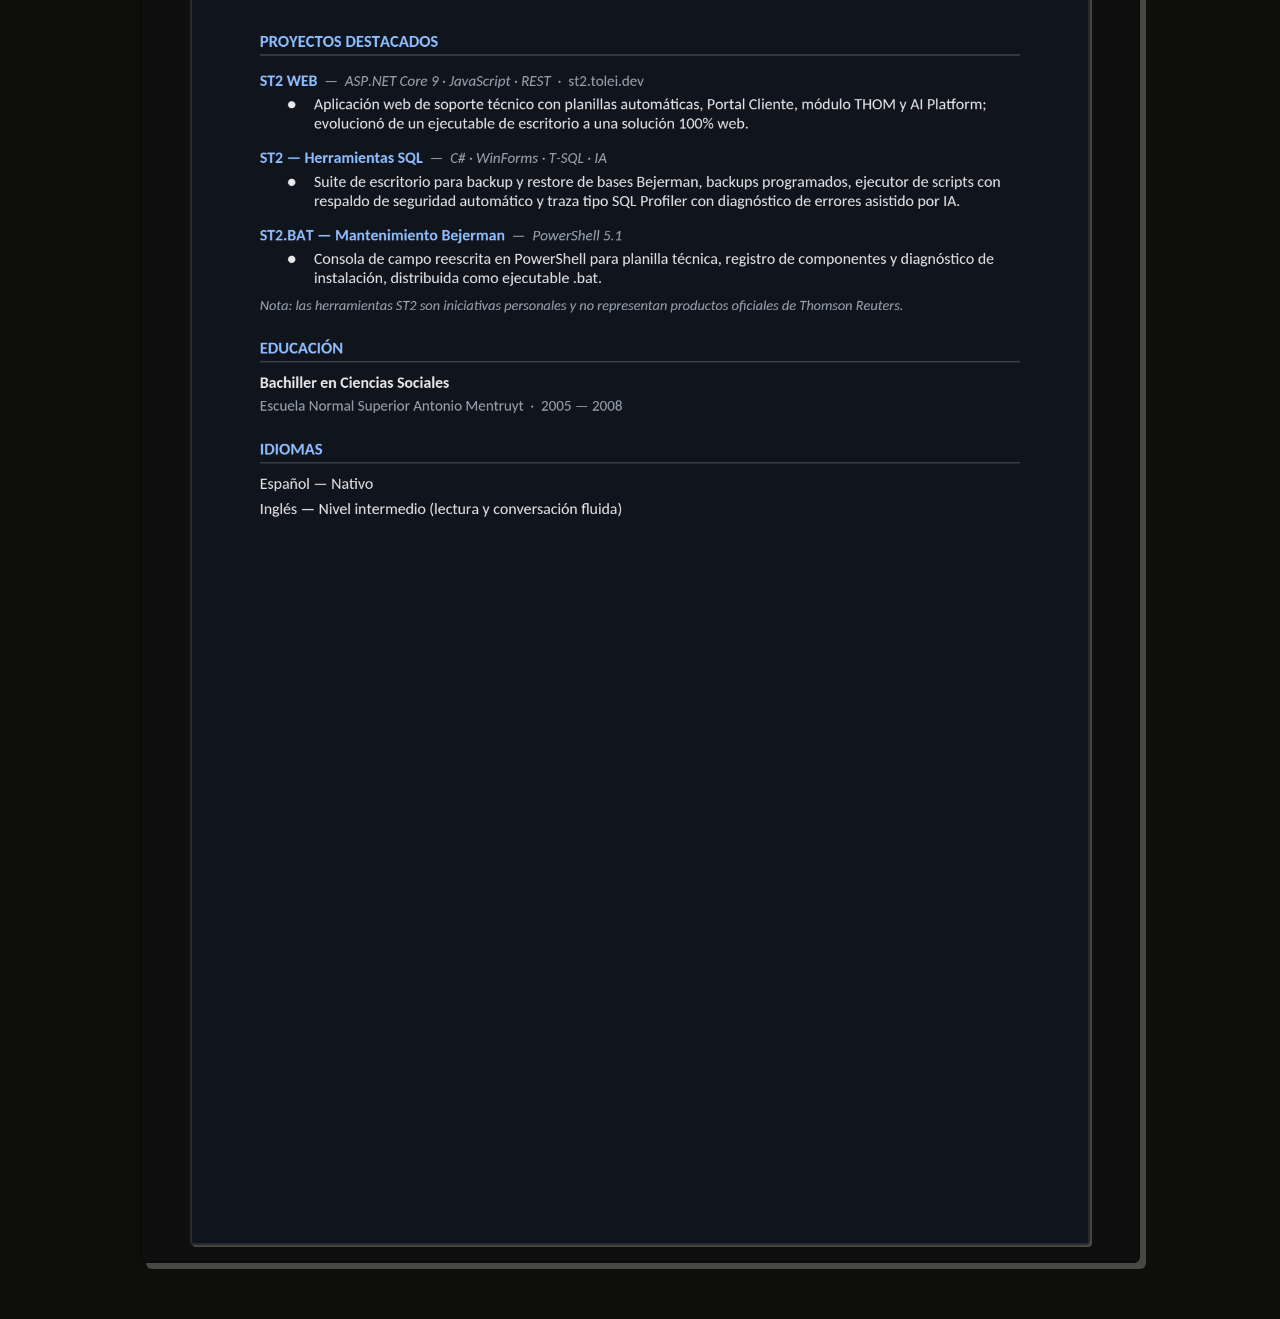
<file: cv.html>
<!DOCTYPE html>
<html lang="es" data-theme="dark">
<head>
    <meta charset="UTF-8">
    <meta name="viewport" content="width=device-width, initial-scale=1.0">
    <title>CV — Leonel Gallo | Tolei</title>
    <meta name="description" content="Curriculum de Leonel Gallo (Tolei). Soporte técnico, SQL Server y .NET.">
    <link rel="canonical" href="https://tolei.dev/cv.html">
    <link rel="icon" href="favicon.svg" type="image/svg+xml">
    <link rel="preconnect" href="https://fonts.googleapis.com">
    <link rel="preconnect" href="https://fonts.gstatic.com" crossorigin>
    <link href="https://fonts.googleapis.com/css2?family=Archivo:wght@700;800;900&family=IBM+Plex+Mono:wght@400;500;600&family=IBM+Plex+Sans:wght@400;500;600;700&display=swap" rel="stylesheet">
    <meta name="theme-color" content="#0e0e0c">
    <link rel="stylesheet" href="style.css">
    <script>
        (function () {
            var theme = localStorage.getItem('tolei-portfolio-theme') || 'dark';
            document.documentElement.setAttribute('data-theme', theme);
        })();
    </script>
</head>
<body class="cv-page">
    <header class="cv-top">
        <div class="wrap cv-top-inner">
            <a href="index.html" class="brand">
                <span class="brand-mark">tolei</span>
                <span class="brand-sub">cv</span>
            </a>
            <a href="index.html" class="btn btn-ghost" data-cv-back>← Volver al portfolio</a>
        </div>
    </header>

    <main class="cv-main">
        <div class="wrap">
            <header class="cv-head">
                <div class="cv-head-top">
                    <p class="block-eyebrow" data-cv-eyebrow>// curriculum</p>
                    <div class="cv-head-actions">
                        <div class="cv-lang" role="group" aria-label="Idioma del CV">
                            <button type="button" class="cv-lang-btn is-active" data-cv-lang="es" aria-pressed="true">ES</button>
                            <button type="button" class="cv-lang-btn" data-cv-lang="en" aria-pressed="false">EN</button>
                        </div>
                        <a class="btn btn-primary cv-download" href="#" download data-cv-download>
                            <span class="cv-download-icon" aria-hidden="true">↓</span>
                            <span data-cv-download-label>Descargar CV</span>
                        </a>
                    </div>
                </div>
                <h1 class="cv-title">Leonel Gallo</h1>
                <p class="cv-lead" data-cv-lead>Analista de soporte técnico · SQL Server · .NET</p>
            </header>

            <div class="cv-stage" aria-busy="false">
                <div class="cv-pages" id="cv-pages"></div>
            </div>
        </div>
    </main>

    <script>
        const COPY = {
            es: {
                title: 'CV — Leonel Gallo | Tolei',
                eyebrow: '// curriculum',
                lead: 'Analista de soporte técnico · SQL Server · .NET',
                download: 'Descargar CV',
                back: '← Volver al portfolio',
                lang: 'es',
                downloadName: {
                    light: 'Leonel-Gallo-CV.pdf',
                    dark: 'Leonel-Gallo-CV-Dark.pdf'
                },
                pdf: {
                    light: 'assets/cv/leonel-gallo-2026.pdf',
                    dark: 'assets/cv/Leonel_Gallo_CV_Dark.pdf'
                },
                preview: {
                    light: ['assets/cv/preview/es-light-1.png?v=2', 'assets/cv/preview/es-light-2.png?v=2'],
                    dark: ['assets/cv/preview/es-dark-1.png?v=3', 'assets/cv/preview/es-dark-2.png?v=3']
                }
            },
            en: {
                title: 'Resume — Leonel Gallo | Tolei',
                eyebrow: '// resume',
                lead: 'Technical support analyst · SQL Server · .NET',
                download: 'Download CV',
                back: '← Back to portfolio',
                lang: 'en',
                downloadName: {
                    light: 'Leonel-Gallo-CV-EN.pdf',
                    dark: 'Leonel-Gallo-CV-EN-Dark.pdf'
                },
                pdf: {
                    light: 'assets/cv/leonel-gallo-2026-en.pdf',
                    dark: 'assets/cv/Leonel_Gallo_CV_EN_Dark.pdf'
                },
                preview: {
                    light: ['assets/cv/preview/en-light-1.png?v=2', 'assets/cv/preview/en-light-2.png?v=2'],
                    dark: ['assets/cv/preview/en-dark-1.png?v=2', 'assets/cv/preview/en-dark-2.png?v=2']
                }
            }
        };

        const THEME_KEY = 'tolei-portfolio-theme';
        const params = new URLSearchParams(location.search);
        let currentLang = params.get('lang') === 'en' ? 'en' : 'es';

        const pagesEl = document.getElementById('cv-pages');
        const stageEl = document.querySelector('.cv-stage');
        const downloadEl = document.querySelector('[data-cv-download]');
        const downloadLabel = document.querySelector('[data-cv-download-label]');
        const backEl = document.querySelector('[data-cv-back]');

        function getTheme() {
            return document.documentElement.getAttribute('data-theme') === 'light' ? 'light' : 'dark';
        }

        function currentBundle() {
            const t = COPY[currentLang];
            const theme = getTheme();
            return {
                theme,
                pdf: t.pdf[theme],
                downloadName: t.downloadName[theme],
                pages: t.preview[theme]
            };
        }

        function setUi() {
            const t = COPY[currentLang];
            const file = currentBundle();
            document.documentElement.lang = t.lang;
            document.title = t.title;
            document.querySelector('[data-cv-eyebrow]').textContent = t.eyebrow;
            document.querySelector('[data-cv-lead]').textContent = t.lead;
            downloadLabel.textContent = t.download;
            downloadEl.setAttribute('href', file.pdf);
            downloadEl.setAttribute('download', file.downloadName);
            backEl.textContent = t.back;
            stageEl.classList.toggle('cv-stage--dark-doc', file.theme === 'dark');
            stageEl.classList.toggle('cv-stage--light-doc', file.theme === 'light');
            document.querySelectorAll('.cv-lang-btn').forEach(btn => {
                const active = btn.getAttribute('data-cv-lang') === currentLang;
                btn.classList.toggle('is-active', active);
                btn.setAttribute('aria-pressed', active ? 'true' : 'false');
            });
            const url = new URL(location.href);
            if (currentLang === 'en') url.searchParams.set('lang', 'en');
            else url.searchParams.delete('lang');
            history.replaceState({}, '', url.pathname + url.search);
        }

        function renderPreview() {
            const file = currentBundle();
            pagesEl.innerHTML = '';
            file.pages.forEach((src, i) => {
                const img = document.createElement('img');
                img.className = 'cv-page-canvas';
                img.src = src;
                img.alt = `${currentLang === 'en' ? 'Page' : 'Página'} ${i + 1}`;
                img.loading = i === 0 ? 'eager' : 'lazy';
                img.decoding = 'async';
                pagesEl.appendChild(img);
            });
        }

        function refresh() {
            setUi();
            renderPreview();
        }

        document.querySelectorAll('.cv-lang-btn').forEach(btn => {
            btn.addEventListener('click', () => {
                const lang = btn.getAttribute('data-cv-lang');
                if (lang === currentLang) return;
                currentLang = lang;
                refresh();
            });
        });

        const savedTheme = localStorage.getItem(THEME_KEY) || 'dark';
        document.documentElement.setAttribute('data-theme', savedTheme);
        const meta = document.querySelector('meta[name="theme-color"]');
        if (meta) meta.setAttribute('content', savedTheme === 'dark' ? '#0e0e0c' : '#f6f5f2');
        refresh();
    </script>
</body>
</html>
</file>
<file: style.css>
html[data-theme="dark"] { color-scheme: dark; }
html[data-theme="light"] { color-scheme: light; }

::selection {
    background: color-mix(in srgb, var(--accent) 82%, var(--ink));
    color: #fff;
}

:root {
    --accent: #F35C19;
    --accent-dim: rgba(243, 92, 25, 0.14);
    --accent-hot: #ff6b2e;
    --ink: #0a0a08;
    --ink-muted: #2a2a26;
    --bg: #0e0e0c;
    --bg-alt: #141412;
    --surface: #1a1a17;
    --border: #2e2e2a;
    --border-soft: #232320;
    --text: #e8e6e1;
    --text-muted: #8a8880;
    --text-dim: #5c5a54;
    --header-bg: rgba(14, 14, 12, 0.94);
    --font: 'IBM Plex Sans', system-ui, sans-serif;
    --display: 'Archivo', 'IBM Plex Sans', system-ui, sans-serif;
    --mono: 'IBM Plex Mono', ui-monospace, monospace;
    --wrap: 1040px;
    --gap: 24px;
    --radius: 6px;
    --stroke: 2px;
    --shadow-ink: #484842;
    --shadow-pop: var(--accent);
    --shadow-sm: 2px 2px 0 var(--shadow-ink);
    --shadow: 4px 4px 0 var(--shadow-ink);
    --shadow-lg: 6px 6px 0 var(--shadow-ink);
    --shadow-accent: 2px 2px 0 var(--shadow-ink);
    --shadow-float: 0 12px 36px rgba(243, 92, 25, 0.28);
    --grid-line: color-mix(in srgb, var(--border-soft) 28%, transparent);
}

[data-theme="light"] {
    --accent: #d94e10;
    --accent-dim: rgba(217, 78, 16, 0.12);
    --accent-hot: #e85a14;
    --ink: #0a0a08;
    --ink-muted: #3a3a36;
    --bg: #f6f5f2;
    --bg-alt: #eeede8;
    --surface: #ffffff;
    --border: #c8c6bf;
    --border-soft: #dddcd6;
    --text: #1a1a18;
    --text-muted: #5c5a54;
    --text-dim: #8a8880;
    --header-bg: rgba(246, 245, 242, 0.96);
    --shadow-ink: var(--ink);
    --shadow-pop: var(--ink);
    --shadow-sm: 2px 2px 0 var(--shadow-ink);
    --shadow: 3px 3px 0 var(--shadow-ink);
    --shadow-lg: 5px 5px 0 var(--shadow-ink);
    --shadow-accent: 4px 4px 0 color-mix(in srgb, var(--accent) 50%, var(--ink));
    --shadow-float: 0 12px 40px rgba(0, 0, 0, 0.35);
    --grid-line: color-mix(in srgb, var(--border-soft) 14%, transparent);
}

.skip-link {
    position: absolute;
    left: 12px;
    top: -48px;
    z-index: 200;
    padding: 8px 14px;
    background: var(--accent);
    color: #fff;
    font-family: var(--mono);
    font-size: 0.8rem;
    font-weight: 600;
    text-decoration: none;
    border-radius: var(--radius);
    box-shadow: var(--shadow-sm);
}

.skip-link:focus {
    top: 12px;
    outline: 2px solid var(--ink);
    outline-offset: 2px;
}

*, *::before, *::after { box-sizing: border-box; margin: 0; padding: 0; }

html {
    scroll-behavior: smooth;
    scroll-padding-top: 88px;
}

body {
    font-family: var(--font);
    font-size: 1rem;
    line-height: 1.65;
    color: var(--text);
    background-color: var(--bg);
    background-image:
        linear-gradient(var(--grid-line) 1px, transparent 1px),
        linear-gradient(90deg, var(--grid-line) 1px, transparent 1px);
    background-size: 32px 32px;
    -webkit-font-smoothing: antialiased;
}

a { color: inherit; }

.wrap {
    max-width: var(--wrap);
    margin: 0 auto;
    padding: 0 20px;
}

/* ── Header ── */
.site-header {
    position: fixed;
    top: 0;
    left: 0;
    right: 0;
    z-index: 100;
    background: color-mix(in srgb, var(--bg) 88%, transparent);
    backdrop-filter: blur(12px);
    border-bottom: var(--stroke) solid var(--ink);
    box-shadow: 0 4px 0 color-mix(in srgb, var(--shadow-ink) 22%, transparent);
    transition: background 0.2s, box-shadow 0.2s;
}

.site-header.scrolled {
    background: var(--header-bg);
    box-shadow: 0 5px 0 color-mix(in srgb, var(--shadow-ink) 35%, transparent);
}

.header-inner {
    display: flex;
    align-items: center;
    justify-content: space-between;
    height: 72px;
    gap: 20px;
    position: relative;
}

.brand {
    display: flex;
    flex-direction: column;
    justify-content: center;
    text-decoration: none;
    line-height: 1.15;
    padding: 4px 0;
}

.brand-mark {
    font-family: var(--display);
    font-size: 1.45rem;
    font-weight: 900;
    color: var(--accent);
    letter-spacing: -0.04em;
    text-transform: lowercase;
}

.brand-sub {
    font-family: var(--mono);
    font-size: 0.72rem;
    font-weight: 500;
    color: var(--text-muted);
    text-transform: lowercase;
    letter-spacing: 0.06em;
}

.header-end {
    display: flex;
    align-items: center;
    gap: 18px;
}

.site-nav {
    display: flex;
    align-items: center;
    gap: 2px;
}

.site-nav a {
    text-decoration: none;
    font-family: var(--display);
    font-size: 0.9rem;
    font-weight: 700;
    letter-spacing: -0.01em;
    color: var(--text-muted);
    padding: 8px 12px;
    border-radius: var(--radius);
    border: var(--stroke) solid transparent;
    line-height: 1.2;
    transition: color 0.15s, background 0.15s, border-color 0.15s, box-shadow 0.15s, transform 0.15s;
}

.site-nav a:hover {
    color: var(--text);
    border-color: var(--ink);
    background: var(--surface);
    box-shadow: var(--shadow-sm);
    transform: translate(-1px, -1px);
}

.site-nav a.is-active {
    color: var(--accent);
    background: var(--accent-dim);
    border-color: var(--ink);
    box-shadow: var(--shadow-sm);
}

.header-utils {
    display: flex;
    align-items: center;
    gap: 8px;
}

.util-btn {
    font-family: var(--mono);
    font-size: 0.75rem;
    font-weight: 700;
    letter-spacing: 0.04em;
    height: 38px;
    padding: 0 12px;
    border: var(--stroke) solid var(--ink);
    border-radius: var(--radius);
    background: var(--surface);
    color: var(--text-muted);
    cursor: pointer;
    box-shadow: var(--shadow-sm);
    transition: border-color 0.15s, color 0.15s, transform 0.15s, box-shadow 0.15s, background 0.15s;
}

.util-btn:hover {
    color: var(--text);
    transform: translate(-1px, -1px);
    box-shadow: 3px 3px 0 var(--shadow-pop);
}

.util-btn:active {
    transform: translate(1px, 1px);
    box-shadow: none;
}

.lang-toggle .lang-sep { opacity: 0.35; margin: 0 3px; }
.lang-toggle[data-lang="es"] .lang-label { color: var(--accent); }
.lang-toggle[data-lang="es"] .lang-alt { opacity: 0.45; }
.lang-toggle[data-lang="en"] .lang-alt { color: var(--accent); }
.lang-toggle[data-lang="en"] .lang-label { opacity: 0.45; }

.theme-toggle[data-theme="dark"] .theme-icon-sun { display: inline; }
.theme-toggle[data-theme="dark"] .theme-icon-moon { display: none; }
.theme-toggle[data-theme="light"] .theme-icon-sun { display: none; }
.theme-toggle[data-theme="light"] .theme-icon-moon { display: inline; }

.theme-toggle {
    width: 38px;
    min-width: 38px;
    padding: 0;
    font-size: 0.95rem;
}

.nav-toggle {
    display: none;
    flex-direction: column;
    justify-content: center;
    gap: 6px;
    width: 44px;
    height: 44px;
    border: var(--stroke) solid var(--ink);
    border-radius: var(--radius);
    background: var(--surface);
    box-shadow: var(--shadow-sm);
    cursor: pointer;
    padding: 10px;
}

.nav-toggle span {
    display: block;
    height: 2px;
    background: var(--text);
    transition: transform 0.2s, opacity 0.2s;
}

.nav-toggle.open span:first-child { transform: translateY(8px) rotate(45deg); }
.nav-toggle.open span:last-child { transform: translateY(-8px) rotate(-45deg); }

/* ── Buttons ── */
.btn {
    display: inline-flex;
    align-items: center;
    padding: 11px 20px;
    font-family: var(--display);
    font-size: 0.78rem;
    font-weight: 800;
    text-decoration: none;
    text-transform: uppercase;
    letter-spacing: 0.05em;
    border-radius: var(--radius);
    border: var(--stroke) solid var(--ink);
    box-shadow: var(--shadow);
    transition: background 0.15s, border-color 0.15s, color 0.15s, transform 0.15s, box-shadow 0.15s;
    cursor: pointer;
}

.btn:hover {
    transform: translate(-2px, -2px);
    box-shadow: 6px 6px 0 var(--shadow-pop);
}

.btn:active {
    transform: translate(2px, 2px);
    box-shadow: none;
}

.btn-primary {
    background: var(--accent);
    color: #fff;
    border-color: var(--ink);
}

.btn-primary:hover {
    background: var(--accent-hot);
}

.btn-ghost {
    color: var(--text);
    border-color: var(--ink);
    background: var(--surface);
}

.btn-ghost:hover {
    color: var(--text);
    background: var(--bg-alt);
}

.btn:focus-visible,
.site-nav a:focus-visible,
.util-btn:focus-visible,
.work-link:focus-visible,
.contact-primary:focus-visible,
.contact-tile:focus-visible,
.nav-toggle:focus-visible,
.lang-toggle:focus-visible,
.theme-toggle:focus-visible {
    outline: 2px solid var(--accent);
    outline-offset: 2px;
}

/* ── Hero ── */
.hero {
    padding: 112px 0 72px;
    border-bottom: var(--stroke) solid var(--ink);
    overflow: visible;
    position: relative;
}

.hero::after {
    content: '';
    position: absolute;
    bottom: -6px;
    left: 0;
    right: 0;
    height: 6px;
    background: var(--accent);
    opacity: 0.85;
    pointer-events: none;
}

.hero-layout {
    display: grid;
    grid-template-columns: 1.1fr 0.9fr;
    gap: 40px;
    align-items: center;
}

.hero-eyebrow {
    display: inline-block;
    font-family: var(--mono);
    font-size: 0.68rem;
    font-weight: 600;
    color: var(--text);
    letter-spacing: 0.08em;
    text-transform: uppercase;
    margin-bottom: 16px;
    padding: 6px 12px;
    border: var(--stroke) solid var(--ink);
    border-radius: var(--radius);
    background: var(--surface);
    box-shadow: var(--shadow-sm);
}

.hero-title {
    display: flex;
    flex-wrap: wrap;
    align-items: baseline;
    gap: 12px 16px;
    margin-bottom: 18px;
    line-height: 1;
}

.hero-name {
    font-family: var(--display);
    font-size: clamp(2.2rem, 5.5vw, 3.2rem);
    font-weight: 900;
    letter-spacing: -0.04em;
    line-height: 0.95;
    text-transform: uppercase;
}

.hero-alias {
    font-family: var(--mono);
    font-size: 0.82rem;
    font-weight: 600;
    color: var(--accent);
    padding: 5px 11px;
    border: var(--stroke) solid var(--ink);
    border-radius: var(--radius);
    background: var(--accent-dim);
    box-shadow: var(--shadow-sm);
    text-transform: uppercase;
    letter-spacing: 0.06em;
}

.hero-lead {
    font-size: 1.05rem;
    color: var(--text-muted);
    max-width: 52ch;
    margin-bottom: 24px;
    line-height: 1.7;
}

.hero-lead strong { color: var(--text); font-weight: 600; }

.terminal {
    border: var(--stroke) solid var(--ink);
    border-radius: var(--radius);
    background: var(--surface);
    margin-bottom: 24px;
    overflow: hidden;
    box-shadow: var(--shadow);
}

.terminal-bar {
    display: flex;
    align-items: center;
    gap: 6px;
    padding: 8px 12px;
    border-bottom: var(--stroke) solid var(--ink);
    background: var(--bg-alt);
}

.terminal-dot {
    width: 8px;
    height: 8px;
    border-radius: 50%;
    background: var(--border);
}

.terminal-dot:first-child { background: #c45c4a; }
.terminal-dot:nth-child(2) { background: #c4a84a; }
.terminal-dot:nth-child(3) { background: #6a9e5a; }

.terminal-title {
    margin-left: 8px;
    font-family: var(--mono);
    font-size: 0.68rem;
    color: var(--text-dim);
}

.terminal-body {
    padding: 12px 16px;
    font-family: var(--mono);
    font-size: 0.78rem;
    line-height: 1.38;
    overflow-x: auto;
    color: var(--text-muted);
}

.terminal-body code { white-space: pre-wrap; }

.t-group {
    display: block;
    margin-bottom: 0.3em;
}

.t-group:last-child { margin-bottom: 0; }

.t-line {
    display: block;
    line-height: 1.38;
}

.t-line + .t-line { margin-top: 0.05em; }

.t-flag,
.site-emblem {
    display: inline-block;
    vertical-align: -2px;
    border: 1px solid var(--ink);
    border-radius: 2px;
    box-shadow: 1px 1px 0 var(--shadow-ink);
    flex-shrink: 0;
    line-height: 0;
}

.t-flag--ar,
.site-emblem--ar {
    width: 18px;
    height: 12px;
}

.t-flag--club,
.site-emblem--club {
    width: 11px;
    height: 14px;
    padding: 0;
    background: transparent;
    object-fit: contain;
    image-rendering: pixelated;
}

.t-emblems {
    display: inline-flex;
    align-items: center;
    gap: 5px;
    margin-left: 6px;
    vertical-align: -2px;
}

.t-prompt { color: var(--accent); }
.t-out { color: var(--text-muted); }
.t-accent { color: var(--text); }

.hero-actions {
    display: flex;
    flex-wrap: wrap;
    gap: 10px;
}

/* Avatar + chips */
.hero-visual {
    position: relative;
    display: flex;
    justify-content: center;
    align-items: center;
    min-height: 320px;
    width: 100%;
    max-width: 340px;
    margin-inline: auto;
    overflow: visible;
}

.avatar-ring {
    width: min(232px, 50vw);
    height: min(232px, 50vw);
    border-radius: 50%;
    padding: 4px;
    background: var(--accent);
    border: var(--stroke) solid var(--ink);
    position: relative;
    z-index: 1;
    flex-shrink: 0;
    box-shadow: var(--shadow-lg);
    transition: box-shadow 0.25s ease, transform 0.25s ease;
}

.avatar-clip {
    display: block;
    position: relative;
    width: 100%;
    height: 100%;
    border-radius: 50%;
    overflow: hidden;
    background: #0a0a0a;
    box-shadow: inset 0 0 0 1px rgba(255, 255, 255, 0.06);
    transition: background 0.25s ease;
}

.avatar-pixels {
    position: absolute;
    inset: 0;
    width: 100%;
    height: 100%;
    display: block;
    pointer-events: none;
    z-index: 0;
}

[data-theme="light"] .avatar-clip {
    background: #ffffff;
    box-shadow: inset 0 0 0 1px rgba(0, 0, 0, 0.06);
}

.avatar-img {
    position: relative;
    z-index: 1;
    width: 100%;
    height: 100%;
    object-fit: contain;
    object-position: center center;
    display: block;
    image-rendering: auto;
    transform: scale(1.55);
    transform-origin: center 55%;
}

.avatar-ring::before {
    content: '';
    position: absolute;
    inset: -14px;
    border-radius: 50%;
    border: 2px dashed color-mix(in srgb, var(--accent) 40%, transparent);
    z-index: -1;
    pointer-events: none;
    opacity: 0.7;
    animation: avatar-ring-spin 52s linear infinite;
}

@keyframes avatar-ring-spin {
    from { transform: rotate(0deg); }
    to { transform: rotate(360deg); }
}

.hero-visual:hover .avatar-ring {
    transform: translate(-3px, -3px);
    box-shadow: 8px 8px 0 var(--shadow-ink);
}

[data-theme="light"] .avatar-ring {
    box-shadow: var(--shadow-lg);
}

[data-theme="light"] .hero-visual:hover .avatar-ring {
    box-shadow: 8px 8px 0 var(--shadow-ink);
}

.hero-chips {
    position: absolute;
    inset: -8px;
    z-index: 3;
    pointer-events: none;
}

.chip {
    position: absolute;
    z-index: 3;
    font-family: var(--mono);
    font-size: 0.68rem;
    font-weight: 600;
    padding: 6px 11px;
    border-radius: var(--radius);
    border: var(--stroke) solid var(--ink);
    background: var(--surface);
    color: var(--text-muted);
    white-space: nowrap;
    letter-spacing: 0.04em;
    text-transform: uppercase;
    box-shadow: var(--shadow-sm);
    animation: chip-float 4.2s ease-in-out infinite;
}

.chip--accent {
    color: var(--accent);
    border-color: var(--ink);
    background: color-mix(in srgb, var(--surface) 82%, var(--accent) 18%);
    box-shadow: var(--shadow-sm);
}

[data-theme="light"] .chip {
    box-shadow: var(--shadow-sm);
}

[data-theme="light"] .chip--accent {
    box-shadow: var(--shadow-accent);
}

.chip:nth-child(1) { top: 4%; left: 50%; transform: translateX(-50%); animation-name: chip-float-center; }
.chip:nth-child(2) { top: 28%; right: -2%; animation-delay: 0.55s; }
.chip:nth-child(3) { bottom: 16%; right: 2%; animation-delay: 1.1s; }
.chip:nth-child(4) { bottom: 2%; left: 50%; transform: translateX(-50%); animation-delay: 1.65s; animation-name: chip-float-center; }
.chip:nth-child(5) { top: 28%; left: -2%; animation-delay: 2.2s; }

@keyframes chip-float {
    0%, 100% { transform: translateY(0) rotate(0deg); }
    50% { transform: translateY(-8px) rotate(-1.2deg); }
}

@keyframes chip-float-center {
    0%, 100% { transform: translateX(-50%) translateY(0) rotate(0deg); }
    50% { transform: translateX(-50%) translateY(-8px) rotate(1.2deg); }
}

@media (prefers-reduced-motion: reduce) {
    .avatar-ring::before,
    .chip {
        animation: none;
    }

    .work-thumb--hover,
    .work-thumb--hover:hover,
    .work-thumb--hover:focus-visible,
    .work-thumb--game.work-thumb--hover:hover,
    .work-thumb--game.work-thumb--hover:focus-visible,
    .exp-row:hover,
    .btn:hover,
    .site-nav a:hover,
    .util-btn:hover {
        transform: none;
        animation: none;
    }
}

/* ── Blocks ── */
.block {
    padding: 72px 0;
}

#about.block {
    padding: 64px 0 80px;
}

#experience.block {
    padding: 88px 0;
}

#projects.block {
    padding: 96px 0 88px;
}

#contact.block {
    padding: 80px 0 96px;
}

.block--alt {
    background: var(--bg-alt);
    border-top: var(--stroke) solid var(--ink);
    border-bottom: var(--stroke) solid var(--ink);
}

.block-head {
    margin-bottom: 32px;
    max-width: 640px;
}

.block-eyebrow {
    display: inline-block;
    font-family: var(--mono);
    font-size: 0.68rem;
    font-weight: 600;
    color: var(--accent);
    letter-spacing: 0.06em;
    text-transform: uppercase;
    margin-bottom: 10px;
    padding: 4px 10px;
    border: var(--stroke) solid var(--ink);
    border-radius: var(--radius);
    background: var(--surface);
    box-shadow: var(--shadow-sm);
}

.block-title {
    font-family: var(--display);
    font-size: clamp(1.65rem, 3.5vw, 2.15rem);
    font-weight: 900;
    letter-spacing: -0.03em;
    text-transform: uppercase;
    line-height: 1.05;
    margin-bottom: 10px;
}

.block-lead {
    font-size: 0.95rem;
    color: var(--text-muted);
    line-height: 1.7;
}

.prose {
    max-width: 640px;
    margin-bottom: 28px;
}

.prose p {
    margin-bottom: 14px;
    color: var(--text-muted);
    font-size: 0.95rem;
}

.prose strong { color: var(--text); font-weight: 600; }

.note-card {
    max-width: 640px;
    padding: 18px 20px;
    border: var(--stroke) solid var(--ink);
    border-left: 5px solid var(--accent);
    background: var(--surface);
    border-radius: var(--radius);
    box-shadow: var(--shadow);
}

.note-label {
    font-family: var(--mono);
    font-size: 0.72rem;
    font-weight: 600;
    color: var(--accent);
    margin-bottom: 8px;
    text-transform: uppercase;
    letter-spacing: 0.05em;
}

.note-card p:last-child {
    font-size: 0.9rem;
    color: var(--text-muted);
    line-height: 1.65;
}

.disclaimer {
    margin-top: 16px;
    max-width: 640px;
    font-family: var(--font);
    font-size: 0.76rem;
    font-style: italic;
    font-weight: 400;
    color: var(--text-dim);
    line-height: 1.6;
    padding: 0 0 0 14px;
    border: none;
    border-left: 2px solid color-mix(in srgb, var(--text-dim) 45%, transparent);
    border-radius: 0;
    background: transparent;
    box-shadow: none;
}

.disclaimer::before {
    content: '* ';
    font-style: normal;
    font-weight: 600;
    color: var(--accent);
}

#projects .disclaimer {
    margin-top: 14px;
}

#about .disclaimer {
    margin-top: 20px;
}

/* ── Experience ── */
.exp-list {
    list-style: none;
    display: flex;
    flex-direction: column;
    gap: 14px;
}

.exp-row {
    display: grid;
    grid-template-columns: minmax(180px, 220px) 1fr;
    gap: 24px;
    padding: 22px 24px;
    border: var(--stroke) solid var(--ink);
    border-radius: var(--radius);
    background: var(--surface);
    box-shadow: var(--shadow);
    transition: transform 0.2s ease, box-shadow 0.2s ease;
}

.exp-row--now {
    border-left: 5px solid var(--accent);
}

.exp-row--now time::after {
    content: '';
    display: inline-block;
    width: 7px;
    height: 7px;
    margin-left: 8px;
    border-radius: 50%;
    background: var(--accent);
    box-shadow: 0 0 0 4px var(--accent-dim);
    vertical-align: 1px;
}

.exp-row:hover {
    transform: translate(-2px, -2px);
    box-shadow: var(--shadow-lg);
}

.exp-meta {
    display: flex;
    flex-direction: column;
    gap: 8px;
}

.exp-brand {
    display: flex;
    align-items: center;
    gap: 10px;
}

.exp-brand .exp-org {
    line-height: 1.25;
}

.exp-logo-link {
    display: inline-flex;
    flex-shrink: 0;
    line-height: 0;
    border-radius: var(--radius);
    position: relative;
    transition: transform 0.2s ease, box-shadow 0.2s ease;
}

.exp-logo-link::after {
    content: '';
    position: absolute;
    inset: 0;
    border-radius: inherit;
    border: 2px solid transparent;
    background: color-mix(in srgb, var(--accent) 0%, transparent);
    transition: background 0.2s ease, border-color 0.2s ease;
    pointer-events: none;
}

.exp-logo-link:hover,
.exp-logo-link:focus-visible {
    transform: translate(-2px, -2px);
    box-shadow: 3px 3px 0 var(--shadow-pop);
}

.exp-logo-link:hover::after,
.exp-logo-link:focus-visible::after {
    background: color-mix(in srgb, var(--accent) 22%, transparent);
    border-color: color-mix(in srgb, var(--accent) 65%, var(--ink));
}

.exp-logo-link:focus-visible {
    outline: 2px solid var(--accent);
    outline-offset: 2px;
}

.exp-logo {
    width: 40px;
    height: 40px;
    flex-shrink: 0;
    object-fit: contain;
    opacity: 0.88;
    filter: grayscale(0.08);
    transition: opacity 0.2s ease, filter 0.2s ease, box-shadow 0.2s ease;
    padding: 4px;
    border-radius: var(--radius);
    background: var(--bg);
    border: var(--stroke) solid var(--ink);
    box-shadow: var(--shadow-sm);
}

.exp-logo-link:hover .exp-logo,
.exp-logo-link:focus-visible .exp-logo {
    opacity: 1;
    filter: none;
    box-shadow: 4px 4px 0 var(--shadow-pop);
}

.exp-logo-link:has(.exp-logo--tr) {
    border-radius: 50%;
}

.exp-logo--tr {
    border-radius: 50%;
    padding: 0;
    object-fit: cover;
    background: #e87722;
    border: none;
}

.exp-logo--gms {
    background: #fff;
    border-radius: 6px;
    padding: 4px;
    filter: none;
    opacity: 1;
}

[data-theme="light"] .exp-logo--gms {
    background: #fff;
    border: 1px solid var(--border-soft);
    opacity: 1;
}

.exp-logo--brinks {
    background: #fff;
    border-radius: 6px;
    padding: 3px;
    filter: none;
    opacity: 1;
}

[data-theme="light"] .exp-logo--brinks {
    background: #fff;
    border: 1px solid var(--border-soft);
    opacity: 1;
}

.exp-logo--9z {
    border-radius: 6px;
    background: #0a0a0a;
    padding: 3px;
}

[data-theme="light"] .exp-logo--9z {
    background: #1a1a1a;
}

.exp-logo-fallback {
    display: inline-flex;
    align-items: center;
    justify-content: center;
    width: 34px;
    height: 34px;
    font-family: var(--mono);
    font-size: 0.62rem;
    font-weight: 700;
    color: var(--text-dim);
    border: 1px solid var(--border-soft);
    border-radius: 4px;
    opacity: 0.55;
    margin-bottom: 2px;
}

.exp-row:hover .exp-logo-fallback {
    opacity: 0.9;
    color: var(--accent);
    border-color: var(--accent-dim);
}

.exp-meta time {
    font-family: var(--mono);
    font-size: 0.75rem;
    color: var(--text-dim);
    font-variant-numeric: tabular-nums;
}

.exp-org {
    font-size: 0.8rem;
    font-weight: 600;
    color: var(--accent);
}

.exp-body h3 {
    font-family: var(--display);
    font-size: 1.02rem;
    font-weight: 800;
    margin-bottom: 10px;
    letter-spacing: -0.02em;
}

.exp-body ul {
    list-style: none;
    display: flex;
    flex-direction: column;
    gap: 6px;
}

.exp-body li {
    font-size: 0.88rem;
    color: var(--text-muted);
    padding-left: 14px;
    position: relative;
    line-height: 1.55;
}

.exp-body li::before {
    content: '▸';
    position: absolute;
    left: 0;
    color: var(--accent);
    font-size: 0.75rem;
}

/* ── Projects ── */
.group-label {
    display: inline-block;
    font-family: var(--mono);
    font-size: 0.7rem;
    font-weight: 600;
    text-transform: uppercase;
    letter-spacing: 0.1em;
    color: var(--text);
    margin: 40px 0 18px;
    padding: 6px 14px;
    border: var(--stroke) solid var(--ink);
    border-radius: var(--radius);
    background: var(--accent-dim);
    box-shadow: var(--shadow-sm);
}

.group-label:first-of-type { margin-top: 0; }

.work-list {
    display: flex;
    flex-direction: column;
    gap: 14px;
    background: transparent;
    border: none;
    border-radius: 0;
    overflow: visible;
}

.work-item {
    display: grid;
    grid-template-columns: 1fr minmax(220px, 280px);
    gap: 24px;
    padding: 22px 24px;
    background: var(--surface);
    border: var(--stroke) solid var(--ink);
    border-radius: var(--radius);
    box-shadow: var(--shadow);
    align-items: start;
    position: relative;
    z-index: 1;
    transition: box-shadow 0.2s ease;
}

.work-item:hover {
    box-shadow: var(--shadow-lg);
}

.work-item--featured {
    grid-template-columns: 1fr minmax(220px, 280px);
    padding: 24px 24px;
}

.work-item--compact {
    grid-template-columns: 1fr;
}

.work-item:has(.work-thumb--hover:hover),
.work-item:has(.work-thumb--hover:focus-within) {
    z-index: 5;
}

.work-thumb {
    display: block;
    border: var(--stroke) solid var(--ink);
    border-radius: var(--radius);
    overflow: hidden;
    background: var(--bg-alt);
    aspect-ratio: 16 / 10;
    text-decoration: none;
    position: relative;
    box-shadow: var(--shadow-sm);
}

.work-thumb img {
    width: 100%;
    height: 100%;
    object-fit: contain;
    display: block;
    background: var(--surface);
}

.work-thumb--hover {
    cursor: zoom-in;
    transition: transform 0.28s ease, box-shadow 0.28s ease;
    transform-origin: right center;
    z-index: 1;
    overflow: visible;
}

.work-thumb--hover .work-thumb__cover {
    transition: opacity 0.22s ease;
}

.work-thumb--hover .work-thumb__preview {
    position: absolute;
    inset: 0;
    display: block;
    opacity: 0;
    transition: opacity 0.22s ease;
    pointer-events: none;
    background: var(--surface);
    border-radius: var(--radius);
    overflow: hidden;
}

.work-thumb--hover .work-thumb__preview img {
    width: 100%;
    height: 100%;
    object-fit: contain;
    background: var(--surface);
}

.work-thumb--hover:hover,
.work-thumb--hover:focus-visible {
    z-index: 20;
    transform: scale(2.55);
    box-shadow: 6px 6px 0 var(--shadow-pop), var(--shadow-float);
}

.work-thumb--game.work-thumb--hover:hover,
.work-thumb--game.work-thumb--hover:focus-visible {
    transform: scale(2.15);
}

.work-thumb--game.work-thumb--hover .work-thumb__preview img {
    object-fit: contain;
    background: #0e0e0c;
}

[data-theme="light"] .work-thumb--game.work-thumb--hover .work-thumb__preview img {
    background: #1a1a18;
}

.work-thumb--hover:has(.work-thumb__preview img).work-thumb--ready:hover .work-thumb__cover,
.work-thumb--hover:has(.work-thumb__preview img).work-thumb--ready:focus-visible .work-thumb__cover {
    opacity: 0;
}

.work-thumb--hover:has(.work-thumb__preview img).work-thumb--ready:hover .work-thumb__preview,
.work-thumb--hover:has(.work-thumb__preview img).work-thumb--ready:focus-visible .work-thumb__preview {
    opacity: 1;
}

@media (max-width: 900px) {
    .work-thumb--hover:hover,
    .work-thumb--hover:focus-visible {
        transform: scale(2);
        transform-origin: center center;
    }

    .work-thumb--game.work-thumb--hover:hover,
    .work-thumb--game.work-thumb--hover:focus-visible {
        transform: scale(1.55);
    }
}

.work-thumb--game .work-thumb__cover {
    object-fit: contain;
    padding: 8px;
    background: #e8ecf0;
}

[data-theme="light"] .work-thumb--game .work-thumb__cover { background: #dde2e8; }

.work-top {
    display: flex;
    flex-direction: column;
    align-items: flex-start;
    gap: 6px;
    margin-bottom: 8px;
}

.work-meta {
    display: flex;
    flex-wrap: wrap;
    align-items: center;
    gap: 8px;
}

.work-top h4 {
    margin: 0;
}

.work-body h4 {
    font-family: var(--display);
    font-size: 0.98rem;
    font-weight: 800;
    letter-spacing: -0.02em;
}

.work-body p {
    font-size: 0.88rem;
    color: var(--text-muted);
    line-height: 1.6;
}

.work-stack {
    margin-top: 10px;
    font-family: var(--mono);
    font-size: 0.68rem;
    color: var(--text-dim);
    letter-spacing: 0.01em;
}

.work-stack-prev {
    opacity: 0.75;
}

.work-thumb-col {
    display: flex;
    flex-direction: column;
    gap: 8px;
}

.work-thumb-prev {
    display: flex;
    align-items: center;
    gap: 8px;
    padding: 6px 8px;
    border: var(--stroke) dashed var(--text-dim);
    border-radius: var(--radius);
    background: var(--bg-alt);
}

.work-thumb--mini {
    width: 56px;
    flex: none;
    box-shadow: none;
    cursor: zoom-in;
}

.work-thumb--mini .work-thumb__cover {
    background: #fff;
}

.work-thumb-prev span {
    font-family: var(--mono);
    font-size: 0.6rem;
    color: var(--text-dim);
    line-height: 1.25;
}

@media (max-width: 900px) {
    .work-thumb-col {
        max-width: 280px;
        justify-self: end;
    }
}

.work-tag {
    font-family: var(--mono);
    font-size: 0.62rem;
    font-weight: 600;
    color: var(--text);
    padding: 3px 9px;
    border: var(--stroke) solid var(--ink);
    border-radius: var(--radius);
    background: var(--bg-alt);
    box-shadow: var(--shadow-sm);
    text-transform: uppercase;
    letter-spacing: 0.04em;
}

.work-link {
    font-family: var(--mono);
    font-size: 0.72rem;
    font-weight: 600;
    color: var(--accent);
    text-decoration: none;
    padding: 3px 8px;
    border: var(--stroke) solid var(--ink);
    border-radius: var(--radius);
    background: var(--accent-dim);
    box-shadow: var(--shadow-sm);
    transition: transform 0.15s, box-shadow 0.15s;
}

.work-link:hover {
    text-decoration: none;
    transform: translate(-1px, -1px);
    box-shadow: 3px 3px 0 var(--shadow-pop);
}

/* ── Contact ── */
.contact-grid {
    display: grid;
    grid-template-columns: repeat(3, 1fr);
    gap: 16px;
    max-width: 920px;
}

.contact-tile {
    display: flex;
    flex-direction: column;
    gap: 8px;
    padding: 22px 20px;
    border: var(--stroke) solid var(--ink);
    border-radius: var(--radius);
    background: var(--surface);
    box-shadow: var(--shadow-sm);
    text-decoration: none;
    color: inherit;
    transition: transform 0.18s ease, box-shadow 0.18s ease, border-color 0.18s ease;
}

.contact-tile:hover {
    transform: translate(-2px, -2px);
    box-shadow: var(--shadow-lg);
    color: inherit;
}

.contact-tile--accent {
    border-color: var(--ink);
    background: color-mix(in srgb, var(--surface) 88%, var(--accent) 12%);
}

.contact-kicker {
    font-family: var(--mono);
    font-size: 0.68rem;
    font-weight: 600;
    letter-spacing: 0.06em;
    text-transform: uppercase;
    color: var(--accent);
}

.contact-value {
    font-family: var(--mono);
    font-size: 0.95rem;
    font-weight: 600;
    color: var(--text);
    word-break: break-word;
}

.contact-tile:hover .contact-value {
    color: var(--accent);
}

@media (max-width: 720px) {
    .contact-grid {
        grid-template-columns: 1fr;
    }
}

/* ── Footer ── */
.site-footer {
    padding: 28px 0 40px;
    border-top: var(--stroke) solid var(--ink);
    background: var(--bg-alt);
}

.footer-inner {
    display: flex;
    justify-content: space-between;
    align-items: center;
    gap: 16px;
    flex-wrap: wrap;
    font-family: var(--mono);
    font-size: 0.72rem;
    color: var(--text-dim);
}

.footer-meta {
    display: inline-flex;
    align-items: center;
    gap: 10px;
    flex-wrap: wrap;
}

.footer-emblems {
    display: inline-flex;
    align-items: center;
    gap: 5px;
}

/* ── Responsive ── */
@media (max-width: 860px) {
    .hero-layout {
        grid-template-columns: 1fr;
        gap: 36px;
        text-align: center;
    }

    .hero-lead { margin-inline: auto; }
    .hero-actions { justify-content: center; }
    .terminal { text-align: left; }

    .hero-visual {
        order: -1;
        min-height: 250px;
    }

    .hero-chips { display: none; }

    .exp-row {
        grid-template-columns: 1fr;
        gap: 8px;
    }

    .work-item,
    .work-item--featured {
        grid-template-columns: 1fr;
    }

    .work-thumb {
        max-width: 320px;
        justify-self: end;
    }

    .work-thumb--hover {
        transform-origin: center center;
    }
}

@media (max-width: 640px) {
    .nav-toggle { display: flex; }

    .header-end {
        position: absolute;
        top: 72px;
        right: 20px;
        left: 20px;
        flex-direction: column;
        align-items: stretch;
        gap: 12px;
        padding: 14px;
        background: var(--surface);
        border: var(--stroke) solid var(--ink);
        border-radius: var(--radius);
        box-shadow: var(--shadow-lg);
        display: none;
    }

    .header-end.open { display: flex; }

    .site-nav {
        flex-direction: column;
        gap: 4px;
    }

    .site-nav a { padding: 12px 14px; }

    .header-utils {
        justify-content: stretch;
        gap: 8px;
        padding-top: 10px;
        border-top: var(--stroke) solid var(--ink);
    }

    .header-utils .util-btn {
        flex: 1;
    }

    .block { padding: 56px 0; }

    #about.block,
    #experience.block,
    #projects.block,
    #contact.block {
        padding: 56px 0;
    }

    .hero { padding: 96px 0 48px; }
}

@media (prefers-reduced-motion: reduce) {
    .work-thumb--hover:hover,
    .work-thumb--hover:focus-visible,
    .work-thumb--game.work-thumb--hover:hover,
    .work-thumb--game.work-thumb--hover:focus-visible {
        transform: none;
    }
}

/* ── CV viewer page ── */
.cv-page {
    min-height: 100vh;
    background: var(--bg);
}

.cv-top {
    position: sticky;
    top: 0;
    z-index: 40;
    border-bottom: var(--stroke) solid var(--ink);
    background: var(--header-bg);
    backdrop-filter: blur(10px);
}

.cv-top-inner {
    display: flex;
    align-items: center;
    justify-content: space-between;
    gap: 16px;
    min-height: 64px;
    padding-block: 12px;
}

.cv-top-actions {
    display: flex;
    flex-wrap: wrap;
    gap: 10px;
    justify-content: flex-end;
}

.cv-main {
    padding: 36px 0 56px;
}

.cv-head {
    margin-bottom: 24px;
}

.cv-head-top {
    display: flex;
    align-items: center;
    justify-content: space-between;
    gap: 16px;
    flex-wrap: wrap;
    margin-bottom: 12px;
}

.cv-head-actions {
    display: flex;
    align-items: center;
    flex-wrap: wrap;
    gap: 10px;
}

.cv-title {
    font-family: var(--display);
    font-size: clamp(1.8rem, 4vw, 2.6rem);
    font-weight: 900;
    letter-spacing: -0.03em;
    line-height: 1.05;
    color: var(--text);
    margin: 0 0 8px;
}

.cv-lead {
    margin: 0;
    color: var(--text-muted);
    font-size: 0.98rem;
}

.cv-stage {
    border: var(--stroke) solid var(--ink);
    border-radius: var(--radius);
    background: var(--surface);
    box-shadow: var(--shadow-lg);
    overflow: hidden;
    min-height: 240px;
    /* Evita que el navegador "auto-dark" rompa las previews del CV */
    color-scheme: only light;
}

.cv-page-canvas {
    display: block;
    width: 100%;
    max-width: 900px;
    height: auto;
    border: var(--stroke) solid var(--ink);
    border-radius: 4px;
    box-shadow: var(--shadow-sm);
    background: #fff;
    forced-color-adjust: none;
}

.cv-stage--dark-doc {
    background: #0f0f0f;
}

.cv-stage--light-doc {
    background: #d8d6d0;
}

.cv-frame {
    display: none;
}

.cv-loading {
    padding: 48px 20px;
    text-align: center;
    font-family: var(--mono);
    font-size: 0.85rem;
    color: var(--text-muted);
}

.cv-pages {
    display: flex;
    flex-direction: column;
    align-items: center;
    gap: 16px;
    padding: 16px;
}

.cv-stage--dark-doc .cv-pages {
    background: #0f0f0f;
}

.cv-stage--light-doc .cv-pages {
    background: #d8d6d0;
}

.cv-stage--dark-doc .cv-page-canvas {
    border-color: #2a2a2a;
    background: #10141c;
}

.cv-lang {
    display: inline-flex;
    border: var(--stroke) solid var(--ink);
    border-radius: var(--radius);
    overflow: hidden;
    box-shadow: var(--shadow-sm);
    background: var(--surface);
}

.cv-lang-btn {
    font-family: var(--mono);
    font-size: 0.72rem;
    font-weight: 700;
    letter-spacing: 0.04em;
    padding: 8px 12px;
    border: 0;
    background: transparent;
    color: var(--text-muted);
    cursor: pointer;
}

.cv-lang-btn + .cv-lang-btn {
    border-left: var(--stroke) solid var(--ink);
}

.cv-lang-btn.is-active {
    background: color-mix(in srgb, var(--surface) 70%, var(--accent) 30%);
    color: var(--accent);
}

.cv-download {
    gap: 8px;
}

.cv-download-icon {
    font-size: 1rem;
    line-height: 1;
}

.cv-fallback {
    margin-top: 14px;
    font-family: var(--mono);
    font-size: 0.78rem;
    color: var(--text-dim);
}

.cv-fallback a {
    color: var(--accent);
    font-weight: 600;
}

@media (max-width: 640px) {
    .cv-top-inner {
        flex-direction: column;
        align-items: stretch;
    }

    .cv-top-inner .btn {
        width: 100%;
        justify-content: center;
    }

    .cv-head-top {
        flex-direction: column;
        align-items: flex-start;
    }

    .cv-head-actions {
        width: 100%;
    }

    .cv-head-actions .cv-download {
        flex: 1;
        justify-content: center;
    }

    .cv-pages {
        padding: 10px;
        gap: 12px;
    }
}

@media print {
    .cv-top,
    .cv-head,
    .cv-fallback,
    .cv-loading { display: none !important; }

    .cv-main { padding: 0; }
    .cv-stage { border: 0; box-shadow: none; }
    .cv-pages { padding: 0; gap: 0; background: #fff; }
    .cv-page-canvas { border: 0; box-shadow: none; break-after: page; }
}
</file>
<file: carta/carta.css>
/* ═══════════════════════════════════════════════════════════════════════
   Carta interactiva — hoja de estilos
   La paleta y las tipografías se controlan desde :root, acá abajo.
   ═══════════════════════════════════════════════════════════════════════ */

:root {
    /* Paleta: crema + tinta cálida + acento terracota */
    --bg:          #FBF7F2;
    --bg-alt:      #F4EBE3;
    --ink:         #3B2E31;
    --ink-soft:    #826F73;
    --accent:      #C4675A;
    --accent-soft: #E9BEB2;
    --line:        rgba(59, 46, 49, .12);

    /* Rosa mate del botón de apertura: apagado a propósito, sin brillo */
    --rose:        #BC818D;
    --rose-soft:   #E3C3C9;

    --serif: 'Fraunces', Georgia, 'Times New Roman', serif;
    --sans:  'Inter', -apple-system, BlinkMacSystemFont, 'Segoe UI', sans-serif;

    --wrap:  min(100% - 2.5rem, 68rem);
    --wrap-narrow: min(100% - 2.5rem, 40rem);

    --ease: cubic-bezier(.22, .61, .36, 1);
}

*, *::before, *::after { box-sizing: border-box; }

html { -webkit-text-size-adjust: 100%; }

body {
    margin: 0;
    background: var(--bg);
    color: var(--ink);
    font-family: var(--sans);
    font-weight: 300;
    font-size: 1.0625rem;
    line-height: 1.75;
    letter-spacing: .002em;
    -webkit-font-smoothing: antialiased;
    overflow-x: hidden;
}

/* Bloquea el scroll hasta que ella toca "Abrir" */
body.is-locked { overflow: hidden; height: 100%; }

img { max-width: 100%; display: block; }

::selection { background: var(--accent-soft); color: var(--ink); }

.wrap        { width: var(--wrap);        margin-inline: auto; }
.wrap--narrow{ width: var(--wrap-narrow); margin-inline: auto; }

/* ── Animación de entrada compartida ─────────────────────────────────── */
.reveal {
    opacity: 0;
    transform: translateY(1.5rem);
    transition: opacity .9s var(--ease), transform .9s var(--ease);
    transition-delay: var(--delay, 0ms);
}
.reveal.is-in { opacity: 1; transform: none; }

/* ═══ 1. PANTALLA DE APERTURA ════════════════════════════════════════ */
.intro {
    position: fixed;
    inset: 0;
    z-index: 100;
    display: grid;
    place-items: center;
    padding: 2rem 1.5rem calc(2rem + env(safe-area-inset-bottom));
    background: radial-gradient(120% 90% at 50% 0%, #FFFDFA 0%, var(--bg) 45%, var(--bg-alt) 100%);
    text-align: center;
    transition: opacity 1s var(--ease), visibility 1s;
}
.intro.is-gone { opacity: 0; visibility: hidden; pointer-events: none; }

.intro__inner > * { animation: rise 1.1s var(--ease) both; }
.intro__kicker { animation-delay: .15s; }
.intro__name   { animation-delay: .35s; }
.intro__line   { animation-delay: .55s; }
.open-btn      { animation-delay: .8s;  }
.intro__hint   { animation-delay: 1.1s; }

@keyframes rise {
    from { opacity: 0; transform: translateY(1.25rem); }
    to   { opacity: 1; transform: none; }
}

.intro__kicker {
    margin: 0 0 .75rem;
    font-size: .7rem;
    letter-spacing: .28em;
    text-transform: uppercase;
    color: var(--ink-soft);
}
.intro__name {
    margin: 0;
    font-family: var(--serif);
    font-weight: 400;
    font-size: clamp(3rem, 17vw, 6.5rem);
    line-height: .95;
    letter-spacing: -.02em;
    font-variation-settings: 'SOFT' 40;
}
.intro__line {
    margin: 1.25rem auto 0;
    max-width: 22rem;
    color: var(--ink-soft);
    font-size: 1.0625rem;
}
/* ── Botón de música de la portada ───────────────────────────────────
   Discreto pero visible: si no se ve, ella nunca sabría que hay música,
   porque el navegador no la deja sonar sin un toque. */
.sound-btn {
    display: inline-flex;
    align-items: center;
    gap: .5rem;
    margin-top: 2rem;
    padding: .625rem 1.125rem;
    border: 1px solid var(--rose-soft);
    border-radius: 999px;
    background: transparent;
    color: var(--ink-soft);
    font-family: var(--sans);
    font-size: .8125rem;
    font-weight: 400;
    letter-spacing: .04em;
    cursor: pointer;
    -webkit-tap-highlight-color: transparent;
    transition: background-color .4s var(--ease), color .4s var(--ease), border-color .4s var(--ease);
}
.sound-btn:hover { background: rgba(188, 129, 141, .1); }
.sound-btn:active { transform: scale(.97); }
.sound-btn:focus-visible { outline: 2px solid var(--rose); outline-offset: .3rem; }

.sound-btn__icon { width: 1.125rem; height: 1.125rem; flex: 0 0 auto; fill: currentColor; stroke: currentColor; }
.sound-btn__icon--on { display: none; }
.sound-btn.is-on .sound-btn__icon--off { display: none; }
.sound-btn.is-on .sound-btn__icon--on  { display: block; }

.sound-btn.is-on {
    background: var(--rose);
    border-color: var(--rose);
    color: #FFFCFC;
}

.intro__hint {
    margin: 1.75rem 0 0;
    font-size: .75rem;
    letter-spacing: .1em;
    color: var(--ink-soft);
    opacity: .75;
}

.open-btn {
    position: relative;
    display: inline-grid;
    place-items: center;
    /* Acá, y no en el texto de arriba, para que la separación se mantenga
       igual aunque vacíes introLine */
    margin-top: 2.75rem;
    width: 9.5rem;
    height: 9.5rem;
    border: 0;
    border-radius: 50%;
    background: var(--rose);
    color: #FFFCFC;
    font-family: var(--serif);
    font-size: 1.15rem;
    font-style: italic;
    letter-spacing: .01em;
    cursor: pointer;
    -webkit-tap-highlight-color: transparent;
    transition: transform .5s var(--ease), box-shadow .5s var(--ease), background-color .4s;
    /* Sombra neutra y difusa: un glow rosado lo haría ver plástico */
    box-shadow: 0 .5rem 1.75rem -.85rem rgba(59, 46, 49, .3);
}
.open-btn__label { position: relative; z-index: 2; }
.open-btn__ring {
    position: absolute;
    inset: -.6rem;
    border: 1px solid var(--rose-soft);
    border-radius: 50%;
    animation: pulse 3s var(--ease) infinite;
}
@keyframes pulse {
    0%, 100% { transform: scale(1);    opacity: .9; }
    50%      { transform: scale(1.09); opacity: .25; }
}
.open-btn:hover  { transform: scale(1.05); box-shadow: 0 .75rem 2.25rem -.85rem rgba(59, 46, 49, .38); }
.open-btn:active { transform: scale(.97); }
.open-btn:focus-visible { outline: 2px solid var(--ink); outline-offset: .6rem; }

/* ═══ Página ═════════════════════════════════════════════════════════ */
.page { opacity: 0; transition: opacity 1.2s var(--ease) .2s; }
.page.is-open { opacity: 1; }

.section { padding: clamp(5rem, 16vh, 9rem) 0; }
.section--alt { background: var(--bg-alt); }
.section--letter { padding-top: clamp(6rem, 22vh, 12rem); }

.section__head { margin-bottom: clamp(2.75rem, 7vw, 4.5rem); text-align: center; }
.section__title {
    margin: .4rem 0 0;
    font-family: var(--serif);
    font-weight: 400;
    font-size: clamp(1.9rem, 6.5vw, 3rem);
    line-height: 1.15;
    letter-spacing: -.015em;
}
.section__sub {
    margin: .9rem auto 0;
    max-width: 30rem;
    color: var(--ink-soft);
    font-size: .95rem;
}

.eyebrow {
    margin: 0;
    font-size: .68rem;
    font-weight: 500;
    letter-spacing: .26em;
    text-transform: uppercase;
    color: var(--accent);
}

/* ═══ 2. LA CARTA ════════════════════════════════════════════════════ */
.letter { margin-top: 2rem; }
.letter p {
    margin: 0 0 1.6rem;
    font-size: clamp(1.0625rem, 4.4vw, 1.25rem);
    line-height: 1.8;
}
/* El primer párrafo, un poco más grande, como entrada */
.letter p:first-child {
    font-family: var(--serif);
    font-weight: 300;
    font-size: clamp(1.35rem, 6vw, 1.85rem);
    line-height: 1.45;
    letter-spacing: -.01em;
    margin-bottom: 2rem;
}
/* Las palabras resaltadas. Peso 500 y no negrita real: de Inter solo
   cargamos 300, 400 y 500, así que un 700 lo falsearía el navegador
   engordando los trazos, y se vería sucio. El color del acento hace el
   resto del trabajo. */
.letter strong {
    font-weight: 500;
    color: var(--accent);
}

/* ── Máquina de escribir ─────────────────────────────────────────────
   El fantasma reserva el espacio final del párrafo para que la página no
   salte mientras se escribe. Va con opacity y no con visibility porque
   así los lectores de pantalla igual lo leen. */
.letter-line { position: relative; }
.letter-line__ghost { opacity: 0; }
.letter-line__typed {
    position: absolute;
    inset: 0;
    width: 100%;
}
.letter-line__cursor {
    display: inline-block;
    margin-left: .1em;
    color: var(--accent);
    font-weight: 400;
    animation: blink var(--blink, .7s) ease-in-out infinite alternate;
}
@keyframes blink { from { opacity: 1; } to { opacity: 0; } }

.letter__sign {
    margin: 2.5rem 0 0;
    font-family: var(--serif);
    font-style: italic;
    font-size: 1.15rem;
    color: var(--accent);
}

/* ═══ 3. TIMELINE ════════════════════════════════════════════════════ */
.timeline {
    list-style: none;
    margin: 0;
    padding: 0;
    position: relative;
}
/* Línea vertical */
.timeline::before {
    content: '';
    position: absolute;
    top: .5rem;
    bottom: .5rem;
    left: .4375rem;
    width: 1px;
    background: linear-gradient(180deg, transparent, var(--line) 8%, var(--line) 92%, transparent);
}
.tl-item {
    position: relative;
    padding: 0 0 3rem 2.5rem;
}
.tl-item:last-child { padding-bottom: 0; }
.tl-item::before {
    content: '';
    position: absolute;
    top: .5rem;
    left: 0;
    width: .9375rem;
    height: .9375rem;
    border-radius: 50%;
    background: var(--bg);
    border: 1.5px solid var(--accent-soft);
    transition: background-color .5s var(--ease) .2s, border-color .5s var(--ease) .2s;
}
.section--alt .tl-item::before { background: var(--bg-alt); }
.tl-item.is-in::before { background: var(--accent); border-color: var(--accent); }

.tl-year {
    margin: 0;
    font-family: var(--serif);
    font-weight: 300;
    font-size: clamp(2.25rem, 10vw, 3.25rem);
    line-height: 1;
    letter-spacing: -.03em;
    color: var(--accent);
}
.tl-text { margin: .6rem 0 0; color: var(--ink-soft); font-size: .975rem; }

/* Las fotos de cada año. La primera va a lo ancho y las otras debajo:
   con tres polaroids en fila en un celular quedarían diminutas. */
.tl-photos {
    display: grid;
    grid-template-columns: repeat(2, 1fr);
    gap: .875rem .75rem;
    margin-top: 1.5rem;
}
.tl-photos > :first-child:nth-last-child(odd) { grid-column: span 2; }

/* ═══ Fotos y placeholders ═══════════════════════════════════════════ */
.photo {
    position: relative;
    overflow: hidden;
    border-radius: .5rem;
    background: var(--bg-alt);
}
.photo img {
    width: 100%;
    height: 100%;
    object-fit: cover;
    transition: transform 1.1s var(--ease), filter .6s var(--ease);
}
.photo--clickable { cursor: zoom-in; }
.photo--clickable:hover img { transform: scale(1.04); }

/* Marco elegante para cuando todavía no hay foto */
.photo--empty {
    display: grid;
    place-items: center;
    padding: 1.5rem 1rem;
    background:
        linear-gradient(135deg, rgba(233, 190, 178, .28), rgba(244, 235, 227, .5)),
        var(--bg-alt);
    border: 1px dashed var(--accent-soft);
    text-align: center;
}
.photo--empty span {
    font-size: .7rem;
    letter-spacing: .16em;
    text-transform: uppercase;
    color: var(--ink-soft);
    opacity: .8;
}
.photo--empty span::before { content: '✦'; display: block; font-size: 1rem; margin-bottom: .5rem; letter-spacing: 0; color: var(--accent); }

/* ═══ Polaroids ══════════════════════════════════════════════════════
   Dos capas a propósito: el wrapper hace la animación de entrada
   (opacidad + subida) y el .polaroid hace la rotación. Si las dos cosas
   vivieran en el mismo transform, una pisaría a la otra.               */
.polaroid-wrap { position: relative; }
.polaroid-wrap.is-straight { z-index: 5; }

.polaroid {
    --rot: 0deg;
    padding: .5rem .5rem 2.5rem;
    background: #FFFDFB;
    border-radius: 2px;
    box-shadow:
        0 .5rem 1.25rem -.5rem rgba(59, 46, 49, .3),
        0 1px 2px rgba(59, 46, 49, .1);
    transform: rotate(var(--rot));
    transition: transform .75s var(--ease), box-shadow .75s var(--ease);
    cursor: pointer;
    -webkit-tap-highlight-color: transparent;
}
.polaroid--bare { padding: .5rem; }
.polaroid .photo {
    aspect-ratio: 1 / 1;
    border-radius: 0;
    background: #EFE7E0;
}

/* Se endereza al tocarla (y ahí sí se puede ampliar) */
.polaroid-wrap.is-straight .polaroid {
    transform: rotate(0deg) scale(1.04);
    box-shadow:
        0 1.25rem 2.5rem -.75rem rgba(59, 46, 49, .35),
        0 1px 2px rgba(59, 46, 49, .12);
    cursor: zoom-in;
}

.polaroid__caption {
    display: block;
    margin-top: .625rem;
    padding-inline: .25rem;
    font-family: 'Caveat', var(--serif);
    font-size: 1.1rem;
    line-height: 1.1;
    text-align: center;
    color: var(--ink-soft);
    overflow: hidden;
    white-space: nowrap;
    text-overflow: ellipsis;
}

/* En desktop se enderezan solas al pasar el mouse */
@media (hover: hover) and (pointer: fine) {
    .polaroid:hover { transform: rotate(0deg) scale(1.03); }
}

/* ═══ Sombri: órbita en corazón ══════════════════════════════════════ */
.orbit {
    position: relative;
    width: 100%;
    max-width: 34rem;
    margin-inline: auto;
    aspect-ratio: 1 / 1;
    cursor: pointer;
    -webkit-tap-highlight-color: transparent;
}
.orbit__scale {
    position: absolute;
    left: 50%;
    top: 50%;
    transform-origin: center center;
}
.orbit__rot {
    position: relative;
    width: 100%;
    height: 100%;
    transform-origin: center center;
}
.orbit__svg {
    position: absolute;
    inset: 0;
    width: 100%;
    height: 100%;
    pointer-events: none;
}
.orbit__svg path { stroke: var(--accent-soft); }

.orbit__item {
    position: absolute;
    offset-rotate: 0deg;        /* que no se inclinen siguiendo la curva */
    offset-anchor: center center;
    will-change: offset-distance;
}
/* La animación solo se agrega si el usuario acepta movimiento. Sin ella,
   las fotos se quedan quietas repartidas por el corazón. */
.orbit--running .orbit__item {
    animation-name: travel;
    animation-timing-function: linear;
    animation-iteration-count: infinite;
}
.orbit.is-paused .orbit__item { animation-play-state: paused; }

@keyframes travel {
    from { offset-distance: 0%; }
    to   { offset-distance: 100%; }
}

.orbit__photo, .orbit__photo img {
    width: 100%;
    height: 100%;
    border-radius: 50%;
}
.orbit__photo {
    overflow: hidden;
    background: var(--bg-alt);
    border: 3px solid #FFFDFB;
    box-shadow: 0 .5rem 1.25rem -.5rem rgba(59, 46, 49, .35);
}
.orbit__photo img { object-fit: cover; display: block; }

.orbit__center {
    position: absolute;
    inset: 0;
    display: grid;
    place-items: center;
    font-family: var(--serif);
    font-style: italic;
    font-size: clamp(1.75rem, 8vw, 2.75rem);
    color: var(--accent);
    pointer-events: none;
}

/* Si el navegador no soporta offset-path, las mismas fotos en fila */
.orbit--fallback {
    display: flex;
    flex-wrap: wrap;
    justify-content: center;
    gap: .75rem;
    aspect-ratio: auto;
    cursor: default;
}
.orbit--fallback img {
    width: 5.5rem;
    height: 5.5rem;
    border-radius: 50%;
    object-fit: cover;
    border: 3px solid #FFFDFB;
}

/* ═══ 4. GALERÍA ═════════════════════════════════════════════════════ */
.gallery {
    display: grid;
    grid-template-columns: repeat(2, 1fr);
    gap: 1rem .75rem;
}

/* ═══ 5. TARJETAS SORPRESA ═══════════════════════════════════════════ */
/* Flex y no grid: con 4 o 5 tarjetas la última fila queda centrada
   sola, en vez de dejar un hueco colgando a la derecha. */
.cards {
    display: flex;
    flex-wrap: wrap;
    justify-content: center;
    gap: 1rem;
}
.card {
    position: relative;
    flex: 1 1 100%;
    border: 0;
    padding: 0;
    background: none;
    /* min-height y no aspect-ratio: las frases tienen largos distintos y
       una relación fija le cortaría el texto a la más larga */
    min-height: 12.5rem;
    cursor: pointer;
    perspective: 1000px;
    -webkit-tap-highlight-color: transparent;
    font: inherit;
    color: inherit;
    text-align: left;
}
.card:focus-visible { outline: 2px solid var(--accent); outline-offset: .4rem; border-radius: .7rem; }
/* Las dos caras van apiladas en la misma celda de grilla en vez de
   posicionadas en absoluto. Así la tarjeta mide lo que mide la cara más
   alta, y ninguna frase queda cortada. */
.card__inner {
    display: grid;
    width: 100%;
    min-height: 100%;
    transform-style: preserve-3d;
    transition: transform .85s var(--ease);
}
.card.is-flipped .card__inner { transform: rotateY(180deg); }

.card__face {
    grid-area: 1 / 1;
    display: grid;
    place-items: center;
    padding: 1.75rem;
    border-radius: .625rem;
    backface-visibility: hidden;
    -webkit-backface-visibility: hidden;
    text-align: center;
}
.card__face--front {
    background: var(--bg);
    border: 1px solid var(--line);
    transition: box-shadow .4s var(--ease), transform .4s var(--ease);
}
.card:hover .card__face--front { box-shadow: 0 .75rem 2rem -1rem rgba(59, 46, 49, .22); }
.card__face--back {
    background: var(--accent);
    color: #FFF9F6;
    transform: rotateY(180deg);
    align-content: center;
    gap: .875rem;
}

.card__hint {
    font-family: var(--serif);
    font-style: italic;
    font-size: 1.15rem;
    color: var(--ink);
}
.card__hint small {
    display: block;
    margin-top: .5rem;
    font-family: var(--sans);
    font-style: normal;
    font-size: .68rem;
    letter-spacing: .18em;
    text-transform: uppercase;
    color: var(--ink-soft);
}
.card__msg {
    margin: 0;
    font-family: var(--serif);
    font-size: 1.0625rem;
    line-height: 1.55;
}
.card__source {
    display: block;
    font-size: .68rem;
    letter-spacing: .16em;
    text-transform: uppercase;
    opacity: .7;
}

/* Barritas de audio: quietas cuando no suena, moviéndose cuando sí.
   Además sirven de botón para volver a escuchar el clip. */
.card__replay {
    display: inline-flex;
    align-items: flex-end;
    justify-self: center;
    gap: .1875rem;
    height: 1.125rem;
    padding: .25rem .5rem;
    border: 0;
    border-radius: 999px;
    background: rgba(255, 255, 255, .16);
    cursor: pointer;
    box-sizing: content-box;
    -webkit-tap-highlight-color: transparent;
}
.card__replay i {
    display: block;
    width: .1875rem;
    height: .3125rem;
    border-radius: 999px;
    background: #FFF9F6;
    transition: height .3s var(--ease);
}
.card__replay:focus-visible { outline: 2px solid #FFF9F6; outline-offset: .2rem; }

.card.is-playing .card__replay i { animation: bars .9s ease-in-out infinite; }
.card.is-playing .card__replay i:nth-child(2) { animation-delay: .15s; }
.card.is-playing .card__replay i:nth-child(3) { animation-delay: .3s;  }
.card.is-playing .card__replay i:nth-child(4) { animation-delay: .45s; }

@keyframes bars {
    0%, 100% { height: .3125rem; }
    50%      { height: 1.125rem; }
}

/* ═══ 7. CIERRE ══════════════════════════════════════════════════════ */
.section--closing {
    position: relative;
    min-height: 100svh;
    display: grid;
    place-items: center;
    overflow: hidden;
    background: radial-gradient(110% 80% at 50% 100%, var(--bg-alt) 0%, var(--bg) 60%);
}
.closing__inner { position: relative; z-index: 2; text-align: center; }
.confetti {
    position: absolute;
    inset: 0;
    width: 100%;
    height: 100%;
    z-index: 1;
    pointer-events: none;
}
.closing__title {
    margin: .5rem 0 0;
    font-family: var(--serif);
    font-weight: 300;
    font-size: clamp(2.5rem, 12vw, 5rem);
    line-height: 1.02;
    letter-spacing: -.025em;
}
.closing__title em {
    display: block;
    font-style: italic;
    color: var(--accent);
}
/* El remate final: entra más tarde y pesa más que un párrafo común */
.closing__line {
    margin: 2.25rem auto 0;
    max-width: 20rem;
    font-family: var(--serif);
    font-style: italic;
    font-size: clamp(1.25rem, 5.5vw, 1.75rem);
    line-height: 1.3;
    color: var(--ink);
    transition-delay: 900ms;
}
.closing__sign {
    margin: 2.5rem 0 0;
    font-family: var(--serif);
    font-style: italic;
    font-size: 1.05rem;
}

/* ═══ 6. REPRODUCTOR ═════════════════════════════════════════════════ */
.player {
    position: fixed;
    z-index: 60;
    right: 1rem;
    bottom: calc(1rem + env(safe-area-inset-bottom));
    display: flex;
    align-items: center;
    gap: .625rem;
    padding: .375rem .875rem .375rem .375rem;
    border-radius: 999px;
    background: rgba(251, 247, 242, .82);
    backdrop-filter: blur(12px);
    -webkit-backdrop-filter: blur(12px);
    border: 1px solid var(--line);
    box-shadow: 0 .5rem 1.5rem -.75rem rgba(59, 46, 49, .2);
    opacity: 0;
    transform: translateY(.75rem);
    transition: opacity .7s var(--ease), transform .7s var(--ease);
}
.player.is-visible { opacity: 1; transform: none; }
.player[hidden] { display: none; }

.player__btn {
    display: grid;
    place-items: center;
    width: 2.25rem;
    height: 2.25rem;
    flex: 0 0 auto;
    border: 0;
    border-radius: 50%;
    background: var(--accent);
    cursor: pointer;
    -webkit-tap-highlight-color: transparent;
}
.player__icon { width: 1.0625rem; height: 1.0625rem; fill: #FFF9F6; }
.player__icon--play { display: none; }
.player.is-paused .player__icon--pause { display: none; }
.player.is-paused .player__icon--play  { display: block; }

/* Si la música quedó en pausa (o el navegador la bloqueó), el botón late
   despacio para que se note que ahí hay algo para tocar. Cuando suena,
   se queda quieto y no molesta. */
.player.is-paused .player__btn {
    animation: player-call 2.4s var(--ease) infinite;
}
@keyframes player-call {
    0%, 100% { box-shadow: 0 0 0 0 rgba(188, 129, 141, .5); }
    50%      { box-shadow: 0 0 0 .5rem rgba(188, 129, 141, 0); }
}

.player__track {
    max-width: 11rem;
    overflow: hidden;
    white-space: nowrap;
    text-overflow: ellipsis;
    font-size: .72rem;
    letter-spacing: .04em;
    color: var(--ink-soft);
}

/* ═══ Lightbox ═══════════════════════════════════════════════════════ */
.lightbox {
    position: fixed;
    inset: 0;
    z-index: 200;
    display: grid;
    place-items: center;
    padding: 1.5rem;
    background: rgba(38, 29, 31, .9);
    backdrop-filter: blur(6px);
    animation: fade .35s var(--ease) both;
}
.lightbox[hidden] { display: none; }
@keyframes fade { from { opacity: 0; } to { opacity: 1; } }
.lightbox__img {
    max-width: 100%;
    max-height: 85svh;
    border-radius: .5rem;
    object-fit: contain;
}
.lightbox__close {
    position: absolute;
    top: max(1rem, env(safe-area-inset-top));
    right: 1rem;
    width: 2.75rem;
    height: 2.75rem;
    border: 0;
    border-radius: 50%;
    background: rgba(255, 255, 255, .14);
    color: #fff;
    font-size: 1.75rem;
    line-height: 1;
    cursor: pointer;
}

/* ═══ Desktop ════════════════════════════════════════════════════════ */
@media (min-width: 48rem) {
    body { font-size: 1.125rem; }

    .gallery { grid-template-columns: repeat(3, 1fr); gap: 1.75rem 1.25rem; }

    .cards { gap: 1.25rem; }
    /* Tres por fila como máximo, pero sin dejar huecos si son 4 o 5 */
    .card { flex: 0 1 calc(33.333% - 1rem); min-width: 15rem; }

    /* Timeline alternado: la línea al centro */
    .timeline::before { left: 50%; }
    .tl-item {
        width: 50%;
        padding: 0 0 4.5rem 0;
    }
    .tl-item:nth-child(odd)  { padding-right: 3.25rem; text-align: right; }
    .tl-item:nth-child(even) { margin-left: 50%; padding-left: 3.25rem; }
    .tl-item::before { top: .625rem; }
    .tl-item:nth-child(odd)::before  { left: auto; right: -.4688rem; }
    .tl-item:nth-child(even)::before { left: -.4688rem; }

    /* Con más ancho ya entran las tres en fila */
    .tl-photos { grid-template-columns: repeat(3, 1fr); }
    .tl-photos > :first-child:nth-last-child(odd) { grid-column: auto; }
}

/* ═══ FONDO ANIMADO + HOJAS DE PAPEL ═════════════════════════════════
   Todo esto vive bajo `.has-bg`, que solo se agrega si el fondo WebGL
   arrancó bien. Sin esa clase, nada de acá se aplica y la carta queda
   exactamente como estaba: es el seguro para poder volver atrás.

   La idea del diseño: el fondo se pone oscuro y con brillo, pero el
   contenido se apoya en hojas de papel crema. Así el texto sigue siendo
   oscuro sobre claro y no hubo que recolorear una sola letra.        */
.bg {
    display: none;
    position: fixed;
    inset: 0;
    width: 100%;
    height: 100%;
    z-index: 0;
}
.has-bg .bg { display: block; }

.has-bg { background: #120F17; }
.has-bg body { background: transparent; }

/* El contenido tiene que quedar por encima del lienzo */
.has-bg .page { position: relative; z-index: 1; }

/* Las secciones pierden su fondo: ahora el fondo es el shader */
.has-bg .section,
.has-bg .section--alt { background: transparent; }

/* La hoja de papel. El cierre queda afuera a propósito: ahí queremos
   el texto flotando sobre el brillo, sin papel de por medio. */
.has-bg .section:not(.section--closing) > .wrap {
    background: var(--bg);
    padding: clamp(1.75rem, 6vw, 3.5rem);
    border-radius: .5rem;
    box-shadow:
        0 1.5rem 4rem -1rem rgba(0, 0, 0, .55),
        0 0 0 1px rgba(255, 255, 255, .06);
}

/* La carta, un poco más angosta y con más aire: es la hoja principal */
.has-bg .section--letter > .wrap {
    padding-block: clamp(2.5rem, 9vw, 5rem);
}

.has-bg .section { padding-block: clamp(2rem, 7vh, 4rem); }
.has-bg .section--letter { padding-top: clamp(3rem, 12vh, 7rem); }

/* Portada: sobre el fondo oscuro el texto tiene que ser claro */
.has-bg .intro {
    background:
        radial-gradient(120% 90% at 50% 40%, rgba(18, 15, 23, .35) 0%, rgba(18, 15, 23, .8) 70%);
}
.has-bg .intro__name  { color: #FFF4F7; }
.has-bg .intro__kicker,
.has-bg .intro__line,
.has-bg .intro__hint  { color: rgba(255, 244, 247, .72); }
.has-bg .sound-btn    { color: rgba(255, 244, 247, .8); border-color: rgba(255, 244, 247, .35); }
.has-bg .sound-btn:hover { background: rgba(255, 244, 247, .12); }
.has-bg .sound-btn.is-on { background: var(--rose); border-color: var(--rose); color: #FFFCFC; }

/* Cierre: también claro, y sin papel, para que se vea el brillo */
.has-bg .section--closing { background: transparent; }
.has-bg .closing__title { color: #FFF4F7; }
.has-bg .closing__title em { color: var(--rose-soft); }
.has-bg .closing__line  { color: #FFF4F7; }
.has-bg .closing__sign  { color: rgba(255, 244, 247, .75); }
.has-bg .section--closing .eyebrow { color: var(--rose-soft); }

/* El reproductor, oscuro para no ser un manchón blanco */
.has-bg .player {
    background: rgba(28, 24, 34, .8);
    border-color: rgba(255, 255, 255, .1);
}
.has-bg .player__track { color: rgba(255, 244, 247, .7); }

/* ═══ Respeto por quien tiene animaciones desactivadas ═══════════════ */
@media (prefers-reduced-motion: reduce) {
    *, *::before, *::after {
        animation-duration: .01ms !important;
        animation-iteration-count: 1 !important;
        transition-duration: .01ms !important;
    }
    .reveal { opacity: 1; transform: none; }
    .photo--clickable:hover img { transform: none; }
    /* Las polaroids mantienen su rotación: es diseño, no animación */
    .polaroid:hover { transform: rotate(var(--rot)); }
}
</file>
